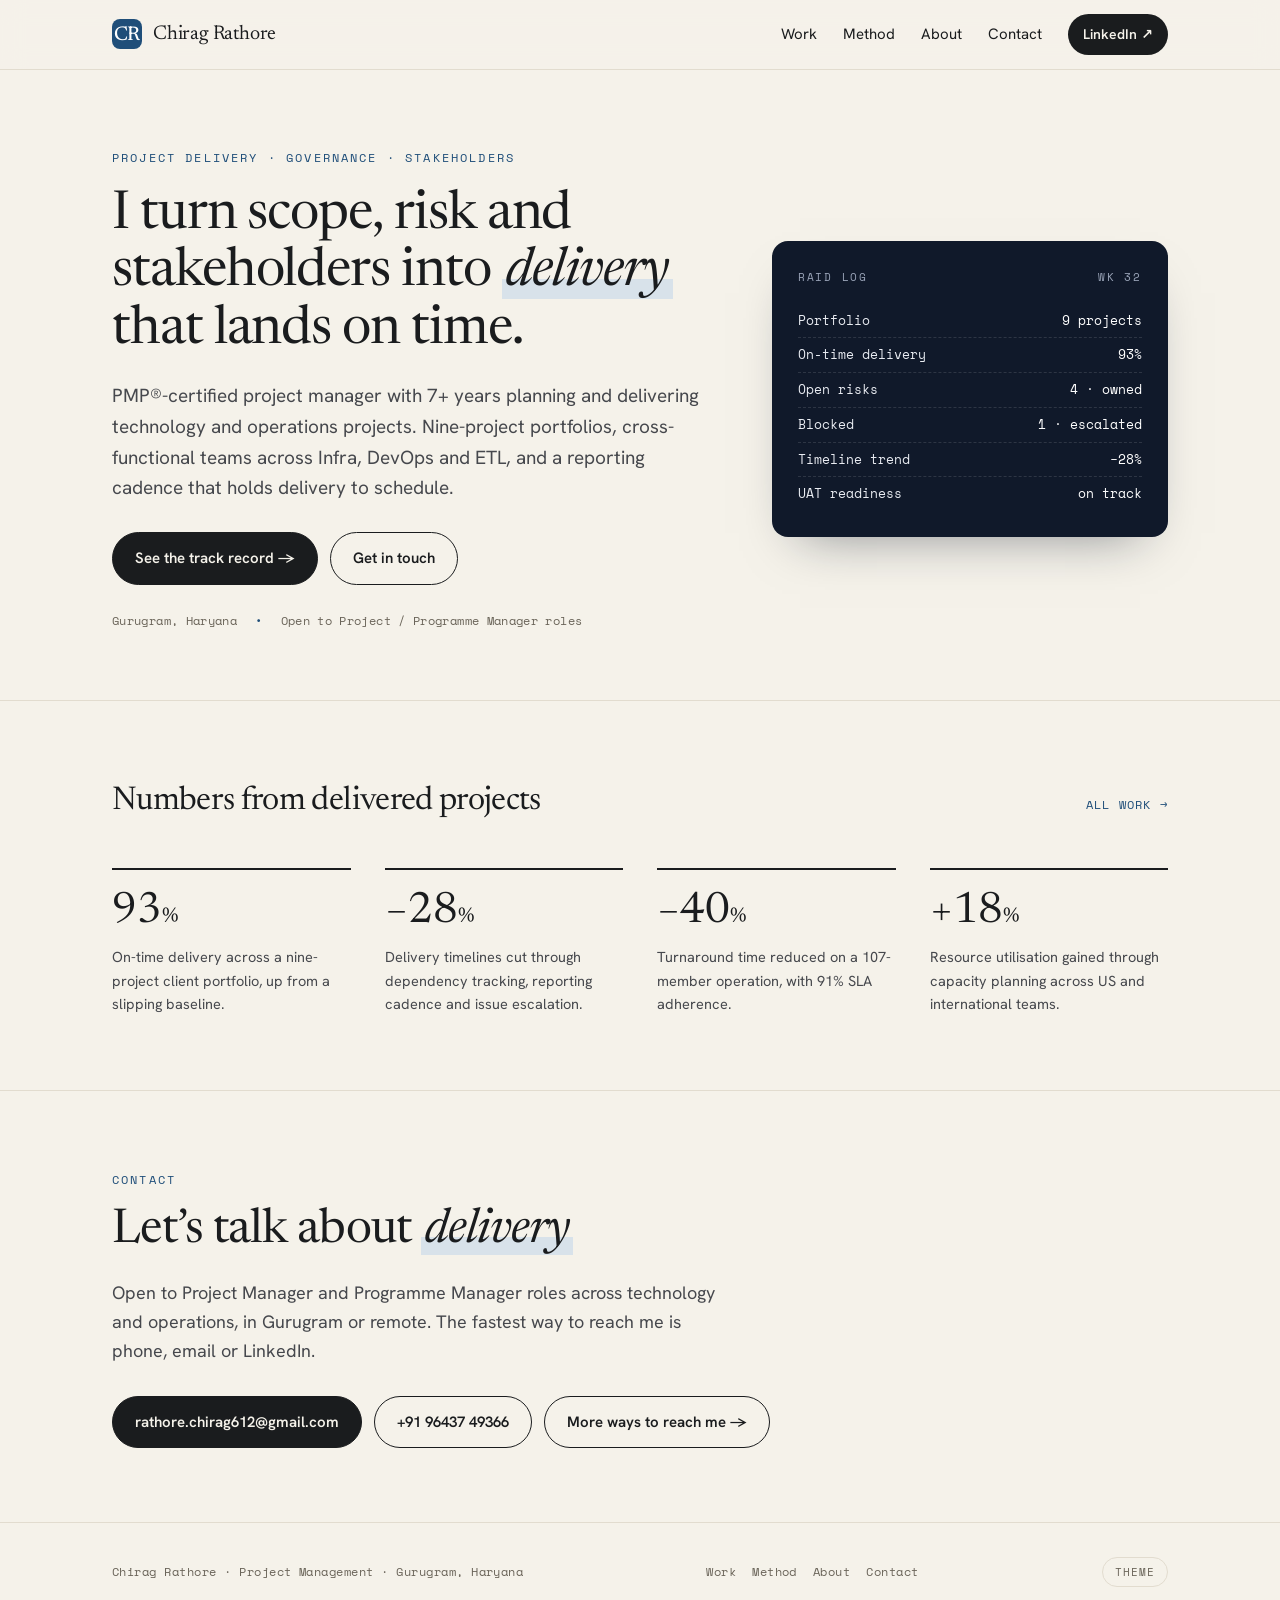
<file: index.html>
<!doctype html>
<html lang="en">
<head>
<meta charset="utf-8">
<meta name="viewport" content="width=device-width, initial-scale=1">
<title>Chirag Rathore &middot; Project Manager</title>
<meta name="description" content="PMP-certified project manager with 7+ years delivering technology and operations projects, with a nine-project portfolio held to 93% on-time delivery.">
<meta property="og:title" content="Chirag Rathore, Project Manager">
<meta property="og:description" content="PMP-certified project manager. Nine-project client portfolio held to 93% on-time delivery, timelines cut 28%.">
<meta property="og:type" content="website">
<meta name="theme-color" content="#f5f2ea" media="(prefers-color-scheme: light)">
<meta name="theme-color" content="#12161d" media="(prefers-color-scheme: dark)">
<link rel="preconnect" href="https://fonts.googleapis.com">
<link rel="preconnect" href="https://fonts.gstatic.com" crossorigin>
<link rel="stylesheet" href="https://fonts.googleapis.com/css2?family=Newsreader:ital,opsz,wght@0,6..72,400;0,6..72,500;1,6..72,400;1,6..72,500&family=Hanken+Grotesk:wght@400;500;600;700&family=Space+Mono:wght@400;700&display=swap">
<link rel="stylesheet" href="assets/styles.css">
<script>try{var t=localStorage.getItem('cr-theme');if(t){document.documentElement.setAttribute('data-theme',t);}}catch(e){}</script>
</head>
<body>

<div class="nav">
  <div class="wrap nav-inner">
    <a class="wordmark" href="index.html">
      <span class="monogram">CR</span>
      <span>Chirag Rathore</span>
    </a>
    <button class="nav-toggle" aria-label="Menu" aria-expanded="false" type="button">Menu</button>
    <div class="nav-links">
      <a href="work.html">Work</a>
      <a href="method.html">Method</a>
      <a href="about.html">About</a>
      <a href="contact.html">Contact</a>
      <a class="cta" href="https://www.linkedin.com/in/chirag-rathore-pmp%C2%AE-a16289140/" target="_blank" rel="noopener noreferrer">LinkedIn &#8599;</a>
    </div>
  </div>
</div>

<main>
  <header class="hero">
    <div class="wrap hero-grid">
      <div class="reveal in">
        <div class="mono-label">Project Delivery &middot; Governance &middot; Stakeholders</div>
        <h1 style="margin-top:20px">I turn scope, risk and stakeholders into <span class="em">delivery</span> that lands on time.</h1>
        <p class="lead">PMP&reg;-certified project manager with 7+ years planning and delivering technology and operations projects. Nine-project portfolios, cross-functional teams across Infra, DevOps and ETL, and a reporting cadence that holds delivery to schedule.</p>
        <div class="hero-actions">
          <a class="btn btn-solid" href="work.html">See the track record &rarr;</a>
          <a class="btn btn-ghost" href="contact.html">Get in touch</a>
        </div>
        <div class="hero-meta">
          <span>Gurugram, Haryana</span>
          <span class="dot">&bull;</span>
          <span>Open to Project / Programme Manager roles</span>
        </div>
      </div>
      <div class="hero-card reveal in" aria-hidden="true">
        <div class="hc-head"><span>RAID log</span><span>wk 32</span></div>
        <div class="hc-row"><span>Portfolio</span><b>9 projects</b></div>
        <div class="hc-row"><span>On-time delivery</span><b class="hc-tag">93%</b></div>
        <div class="hc-row"><span>Open risks</span><b>4 &middot; owned</b></div>
        <div class="hc-row"><span>Blocked</span><b>1 &middot; escalated</b></div>
        <div class="hc-row"><span>Timeline trend</span><b class="hc-tag">&minus;28%</b></div>
        <div class="hc-row"><span>UAT readiness</span><b>on track</b></div>
      </div>
    </div>
  </header>

  <section class="section">
    <div class="wrap">
      <div class="sec-head reveal">
        <div>
          <h2>Numbers from delivered projects</h2>
        </div>
        <a class="headlink" href="work.html">All work &rarr;</a>
      </div>
      <div class="stats reveal">
        <div class="stat">
          <div class="num">93<small>%</small></div>
          <p>On-time delivery across a nine-project client portfolio, up from a slipping baseline.</p>
        </div>
        <div class="stat">
          <div class="num">&minus;28<small>%</small></div>
          <p>Delivery timelines cut through dependency tracking, reporting cadence and issue escalation.</p>
        </div>
        <div class="stat">
          <div class="num">&minus;40<small>%</small></div>
          <p>Turnaround time reduced on a 107-member operation, with 91% SLA adherence.</p>
        </div>
        <div class="stat">
          <div class="num">+18<small>%</small></div>
          <p>Resource utilisation gained through capacity planning across US and international teams.</p>
        </div>
      </div>
    </div>
  </section>

  <section class="section contact">
    <div class="wrap reveal">
      <span class="mono-label">Contact</span>
      <h2 style="margin-top:14px">Let&rsquo;s talk about <span class="em">delivery</span></h2>
      <p>Open to Project Manager and Programme Manager roles across technology and operations, in Gurugram or remote. The fastest way to reach me is phone, email or LinkedIn.</p>
      <div class="contact-links">
        <a class="btn btn-solid" href="mailto:rathore.chirag612@gmail.com">rathore.chirag612@gmail.com</a>
        <a class="btn btn-ghost" href="tel:+919643749366">+91 96437 49366</a>
        <a class="btn btn-ghost" href="contact.html">More ways to reach me &rarr;</a>
      </div>
    </div>
  </section>
</main>

<footer>
  <div class="wrap foot-inner">
    <span>Chirag Rathore &middot; Project Management &middot; Gurugram, Haryana</span>
    <nav>
      <a href="work.html">Work</a>
      <a href="method.html">Method</a>
      <a href="about.html">About</a>
      <a href="contact.html">Contact</a>
    </nav>
    <button class="theme-toggle" type="button">Theme</button>
  </div>
</footer>

<script src="assets/site.js"></script>
</body>
</html>
</file>
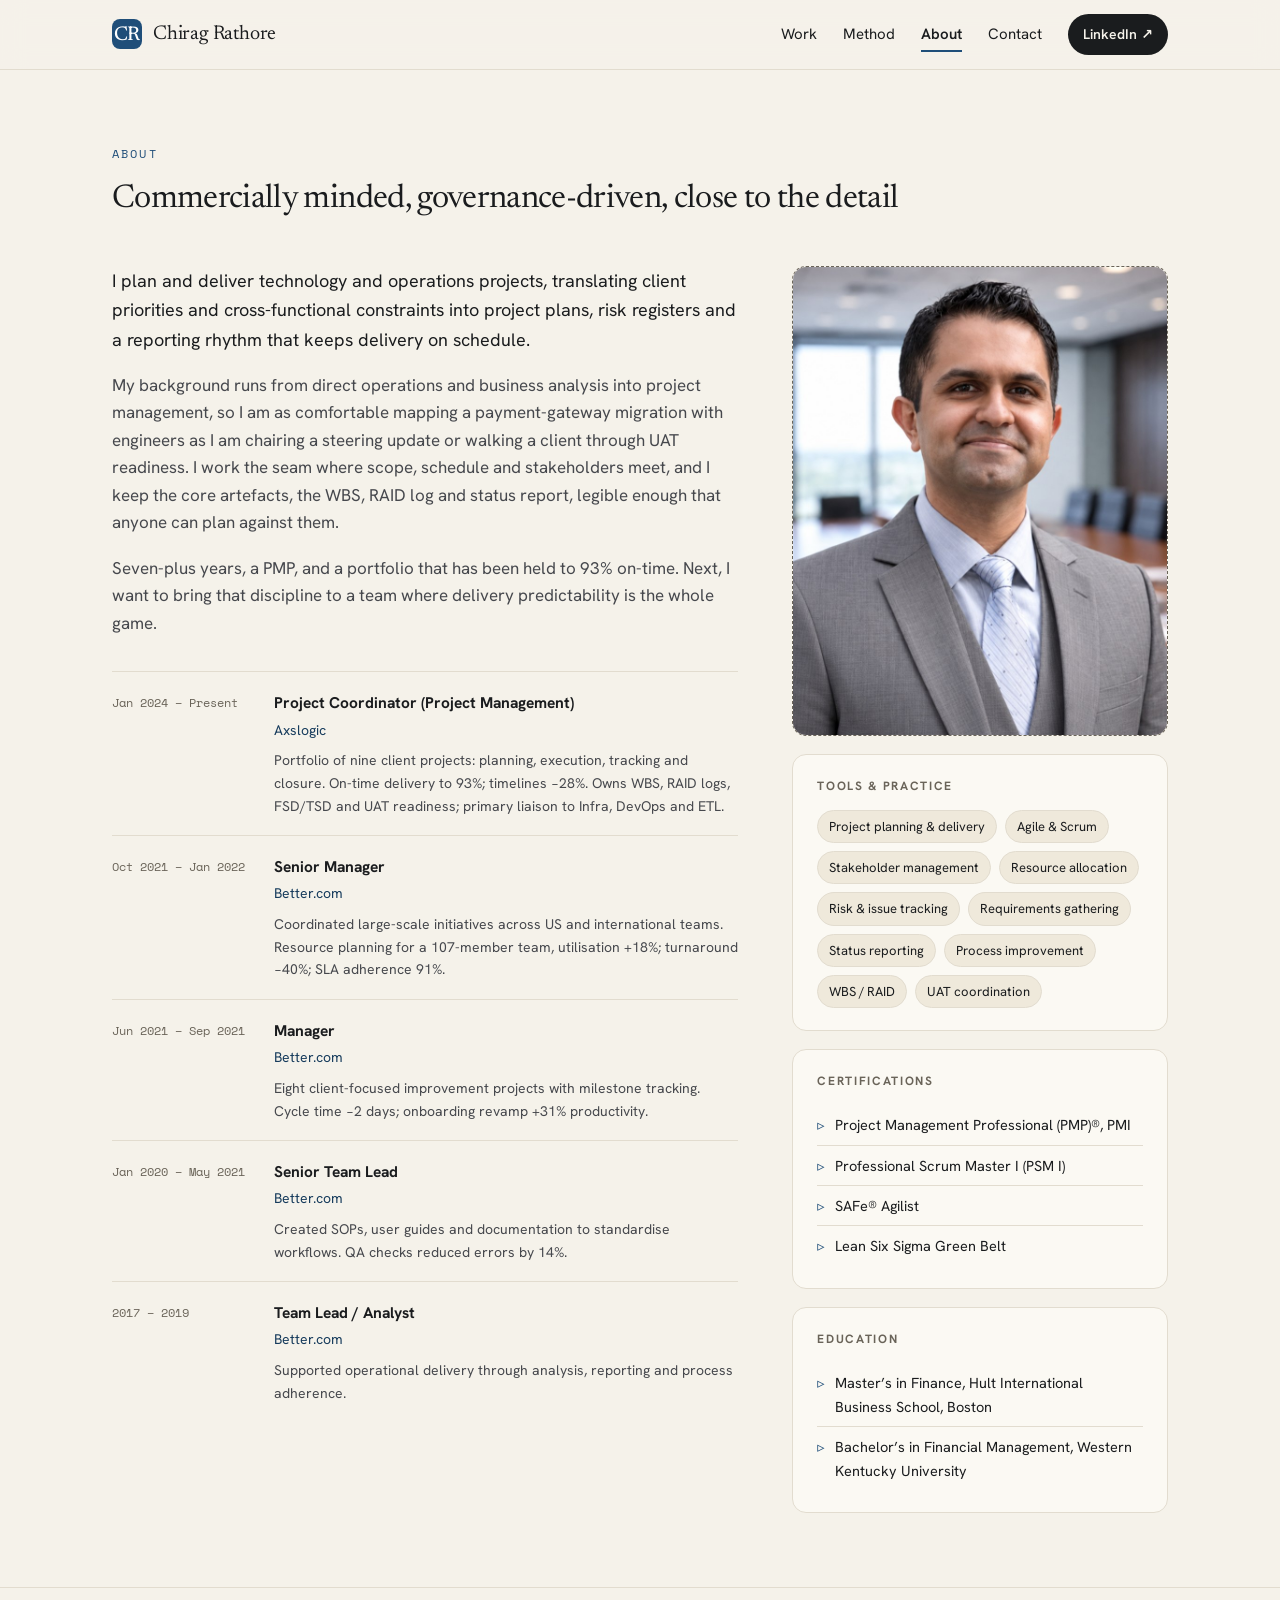
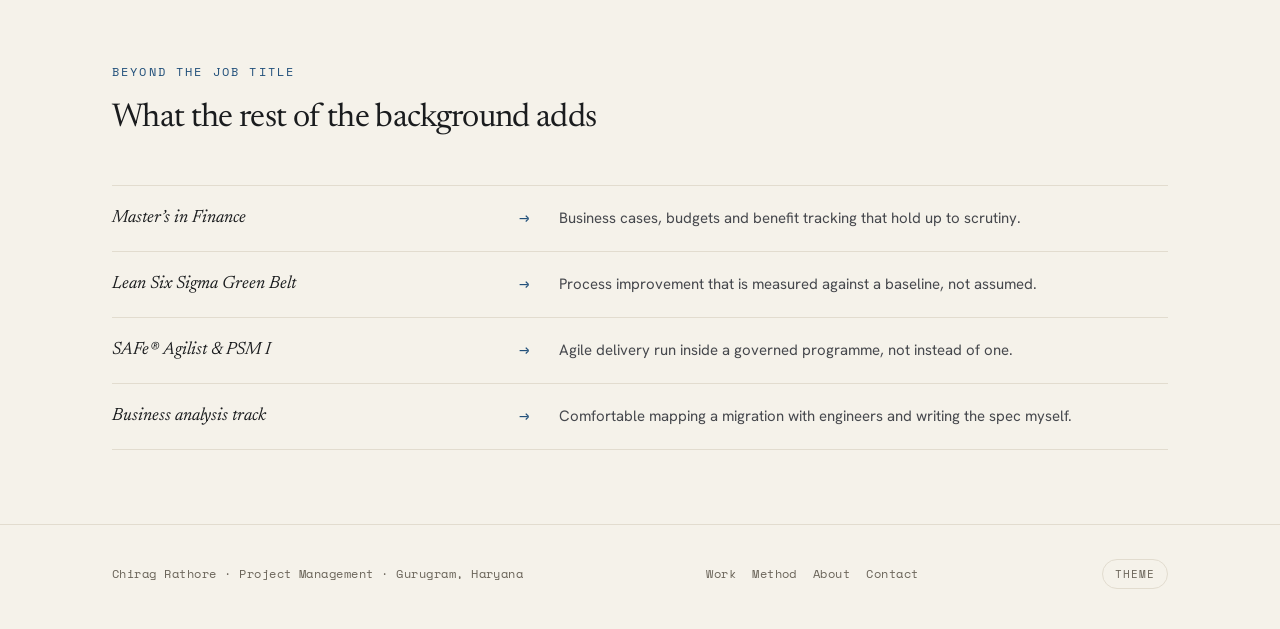
<file: about.html>
<!doctype html>
<html lang="en">
<head>
<meta charset="utf-8">
<meta name="viewport" content="width=device-width, initial-scale=1">
<title>About &middot; Chirag Rathore</title>
<meta name="description" content="Chirag Rathore is a PMP-certified project manager in Gurugram with a background running from operations and business analysis into technology and operations delivery.">
<meta name="theme-color" content="#f5f2ea" media="(prefers-color-scheme: light)">
<meta name="theme-color" content="#12161d" media="(prefers-color-scheme: dark)">
<link rel="preconnect" href="https://fonts.googleapis.com">
<link rel="preconnect" href="https://fonts.gstatic.com" crossorigin>
<link rel="stylesheet" href="https://fonts.googleapis.com/css2?family=Newsreader:ital,opsz,wght@0,6..72,400;0,6..72,500;1,6..72,400;1,6..72,500&family=Hanken+Grotesk:wght@400;500;600;700&family=Space+Mono:wght@400;700&display=swap">
<link rel="stylesheet" href="assets/styles.css">
<script>try{var t=localStorage.getItem('cr-theme');if(t){document.documentElement.setAttribute('data-theme',t);}}catch(e){}</script>
</head>
<body>

<div class="nav">
  <div class="wrap nav-inner">
    <a class="wordmark" href="index.html">
      <span class="monogram">CR</span>
      <span>Chirag Rathore</span>
    </a>
    <button class="nav-toggle" aria-label="Menu" aria-expanded="false" type="button">Menu</button>
    <div class="nav-links">
      <a href="work.html">Work</a>
      <a href="method.html">Method</a>
      <a href="about.html" class="active">About</a>
      <a href="contact.html">Contact</a>
      <a class="cta" href="https://www.linkedin.com/in/chirag-rathore-pmp%C2%AE-a16289140/" target="_blank" rel="noopener noreferrer">LinkedIn &#8599;</a>
    </div>
  </div>
</div>

<main>
  <section class="section">
    <div class="wrap">
      <div class="sec-head reveal">
        <div>
          <span class="mono-label">About</span>
          <h2>Commercially minded, governance-driven, close to the detail</h2>
        </div>
      </div>
      <div class="about-grid">
        <div class="about-copy reveal">
          <p>I plan and deliver technology and operations projects, translating client priorities and cross-functional constraints into project plans, risk registers and a reporting rhythm that keeps delivery on schedule.</p>
          <p>My background runs from direct operations and business analysis into project management, so I am as comfortable mapping a payment-gateway migration with engineers as I am chairing a steering update or walking a client through UAT readiness. I work the seam where scope, schedule and stakeholders meet, and I keep the core artefacts, the WBS, RAID log and status report, legible enough that anyone can plan against them.</p>
          <p>Seven-plus years, a PMP, and a portfolio that has been held to 93% on-time. Next, I want to bring that discipline to a team where delivery predictability is the whole game.</p>

          <div class="timeline">
            <div class="job">
              <div class="when">Jan 2024 &ndash; Present</div>
              <div>
                <h4>Project Coordinator (Project Management)</h4>
                <div class="org">Axslogic</div>
                <p>Portfolio of nine client projects: planning, execution, tracking and closure. On-time delivery to 93%; timelines &minus;28%. Owns WBS, RAID logs, FSD/TSD and UAT readiness; primary liaison to Infra, DevOps and ETL.</p>
              </div>
            </div>
            <div class="job">
              <div class="when">Oct 2021 &ndash; Jan 2022</div>
              <div>
                <h4>Senior Manager</h4>
                <div class="org">Better.com</div>
                <p>Coordinated large-scale initiatives across US and international teams. Resource planning for a 107-member team, utilisation +18%; turnaround &minus;40%; SLA adherence 91%.</p>
              </div>
            </div>
            <div class="job">
              <div class="when">Jun 2021 &ndash; Sep 2021</div>
              <div>
                <h4>Manager</h4>
                <div class="org">Better.com</div>
                <p>Eight client-focused improvement projects with milestone tracking. Cycle time &minus;2 days; onboarding revamp +31% productivity.</p>
              </div>
            </div>
            <div class="job">
              <div class="when">Jan 2020 &ndash; May 2021</div>
              <div>
                <h4>Senior Team Lead</h4>
                <div class="org">Better.com</div>
                <p>Created SOPs, user guides and documentation to standardise workflows. QA checks reduced errors by 14%.</p>
              </div>
            </div>
            <div class="job">
              <div class="when">2017 &ndash; 2019</div>
              <div>
                <h4>Team Lead / Analyst</h4>
                <div class="org">Better.com</div>
                <p>Supported operational delivery through analysis, reporting and process adherence.</p>
              </div>
            </div>
          </div>
        </div>

        <div class="reveal">
          <div class="portrait">
            <img id="headshot" src="assets/headshot.jpg" alt="Chirag Rathore" width="800" height="1000">
          </div>
          <div class="panel">
            <h3>Tools &amp; practice</h3>
            <div class="chips">
              <span class="chip">Project planning &amp; delivery</span>
              <span class="chip">Agile &amp; Scrum</span>
              <span class="chip">Stakeholder management</span>
              <span class="chip">Resource allocation</span>
              <span class="chip">Risk &amp; issue tracking</span>
              <span class="chip">Requirements gathering</span>
              <span class="chip">Status reporting</span>
              <span class="chip">Process improvement</span>
              <span class="chip">WBS / RAID</span>
              <span class="chip">UAT coordination</span>
            </div>
          </div>
          <div class="panel">
            <h3>Certifications</h3>
            <ul class="cert-list">
              <li>Project Management Professional (PMP)&reg;, PMI</li>
              <li>Professional Scrum Master I (PSM I)</li>
              <li>SAFe&reg; Agilist</li>
              <li>Lean Six Sigma Green Belt</li>
            </ul>
          </div>
          <div class="panel">
            <h3>Education</h3>
            <ul class="cert-list">
              <li>Master&rsquo;s in Finance, Hult International Business School, Boston</li>
              <li>Bachelor&rsquo;s in Financial Management, Western Kentucky University</li>
            </ul>
          </div>
        </div>
      </div>
    </div>
  </section>

  <section class="section transfer">
    <div class="wrap">
      <div class="sec-head reveal">
        <div>
          <span class="mono-label">Beyond the job title</span>
          <h2>What the rest of the background adds</h2>
        </div>
      </div>
      <div class="transfer reveal">
        <div class="row">
          <div class="from">Master&rsquo;s in Finance</div>
          <div class="arrow">&rarr;</div>
          <div class="to">Business cases, budgets and benefit tracking that hold up to scrutiny.</div>
        </div>
        <div class="row">
          <div class="from">Lean Six Sigma Green Belt</div>
          <div class="arrow">&rarr;</div>
          <div class="to">Process improvement that is measured against a baseline, not assumed.</div>
        </div>
        <div class="row">
          <div class="from">SAFe&reg; Agilist &amp; PSM I</div>
          <div class="arrow">&rarr;</div>
          <div class="to">Agile delivery run inside a governed programme, not instead of one.</div>
        </div>
        <div class="row">
          <div class="from">Business analysis track</div>
          <div class="arrow">&rarr;</div>
          <div class="to">Comfortable mapping a migration with engineers and writing the spec myself.</div>
        </div>
      </div>
    </div>
  </section>
</main>

<footer>
  <div class="wrap foot-inner">
    <span>Chirag Rathore &middot; Project Management &middot; Gurugram, Haryana</span>
    <nav>
      <a href="work.html">Work</a>
      <a href="method.html">Method</a>
      <a href="about.html">About</a>
      <a href="contact.html">Contact</a>
    </nav>
    <button class="theme-toggle" type="button">Theme</button>
  </div>
</footer>

<script src="assets/site.js"></script>
</body>
</html>
</file>
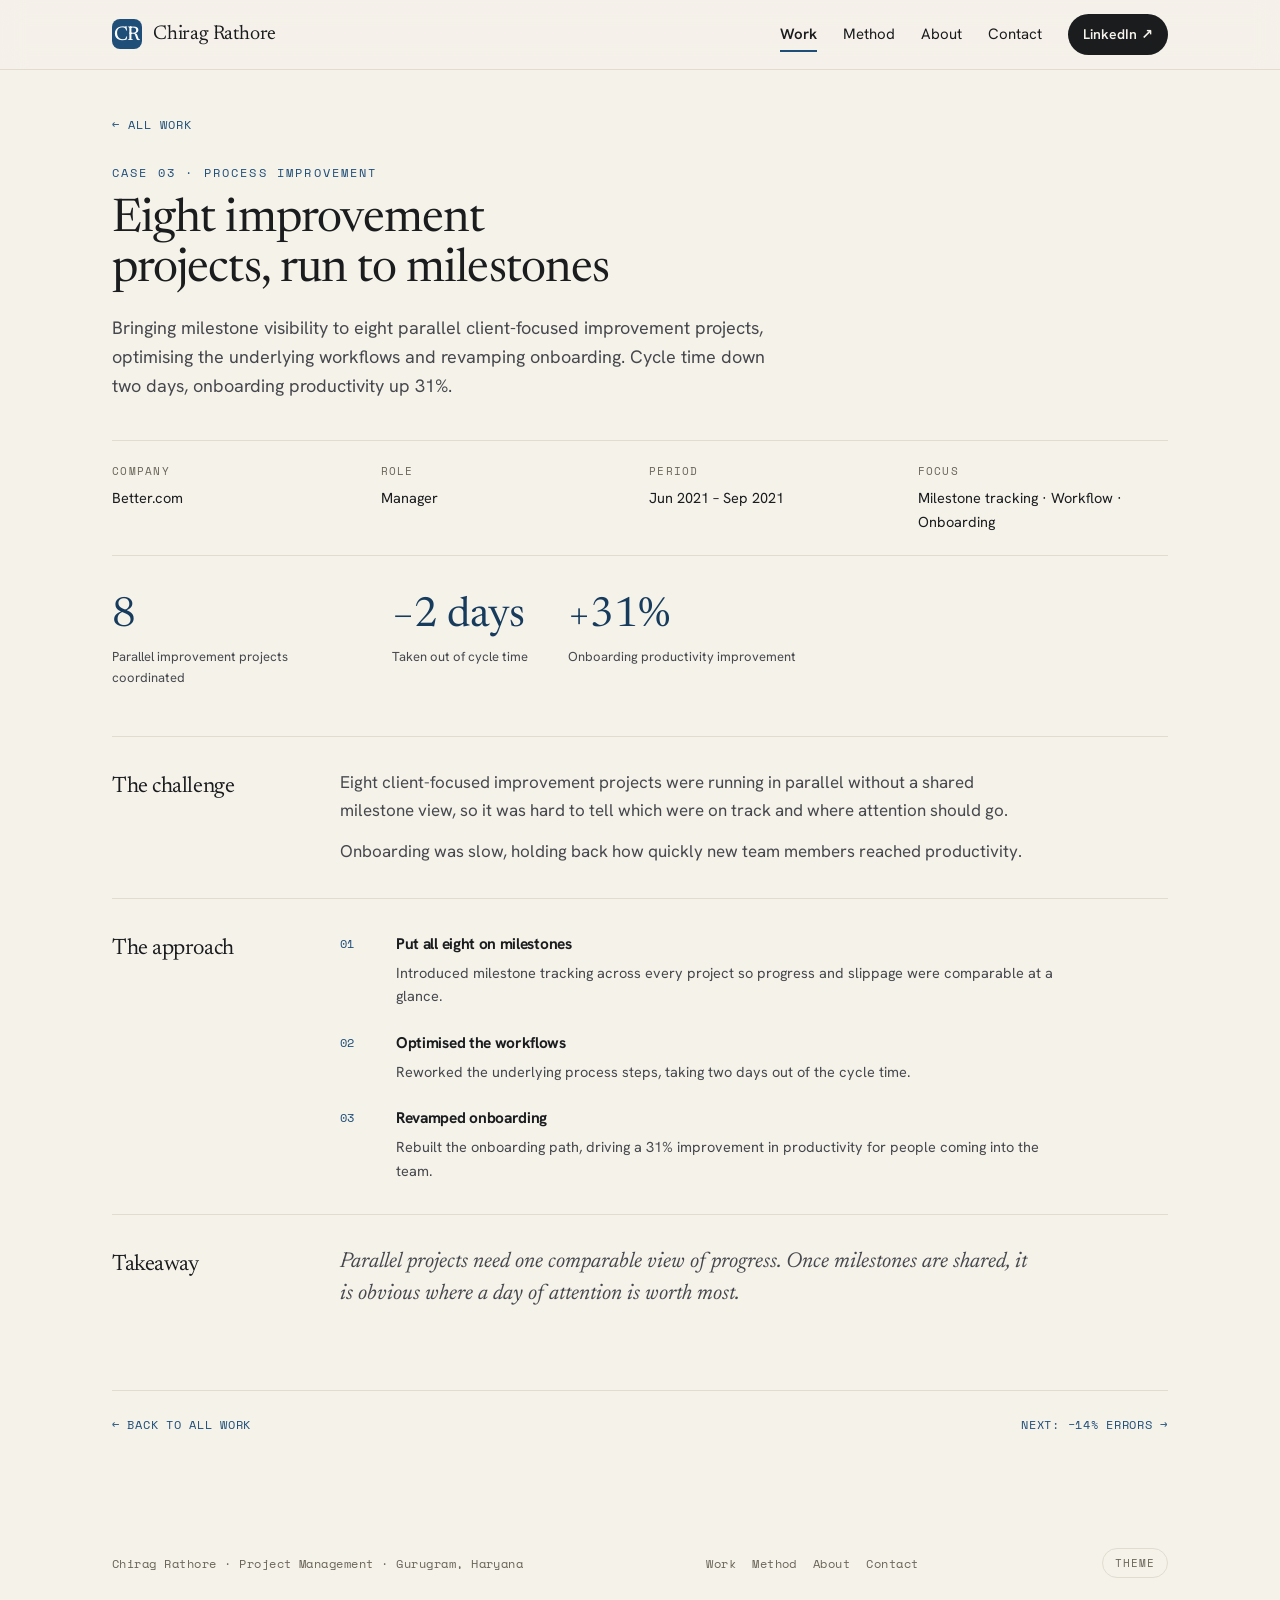
<file: case-eight-improvement-projects.html>
<!doctype html>
<html lang="en">
<head>
<meta charset="utf-8">
<meta name="viewport" content="width=device-width, initial-scale=1">
<title>Eight improvement projects, run to milestones &middot; Chirag Rathore</title>
<meta name="description" content="Case study: bringing milestone visibility to eight parallel improvement projects, optimising workflows and revamping onboarding, with cycle time down two days.">
<meta name="theme-color" content="#f5f2ea" media="(prefers-color-scheme: light)">
<meta name="theme-color" content="#12161d" media="(prefers-color-scheme: dark)">
<link rel="preconnect" href="https://fonts.googleapis.com">
<link rel="preconnect" href="https://fonts.gstatic.com" crossorigin>
<link rel="stylesheet" href="https://fonts.googleapis.com/css2?family=Newsreader:ital,opsz,wght@0,6..72,400;0,6..72,500;1,6..72,400;1,6..72,500&family=Hanken+Grotesk:wght@400;500;600;700&family=Space+Mono:wght@400;700&display=swap">
<link rel="stylesheet" href="assets/styles.css">
<script>try{var t=localStorage.getItem('cr-theme');if(t){document.documentElement.setAttribute('data-theme',t);}}catch(e){}</script>
</head>
<body>

<div class="nav">
  <div class="wrap nav-inner">
    <a class="wordmark" href="index.html">
      <span class="monogram">CR</span>
      <span>Chirag Rathore</span>
    </a>
    <button class="nav-toggle" aria-label="Menu" aria-expanded="false" type="button">Menu</button>
    <div class="nav-links">
      <a href="work.html" class="active">Work</a>
      <a href="method.html">Method</a>
      <a href="about.html">About</a>
      <a href="contact.html">Contact</a>
      <a class="cta" href="https://www.linkedin.com/in/chirag-rathore-pmp%C2%AE-a16289140/" target="_blank" rel="noopener noreferrer">LinkedIn &#8599;</a>
    </div>
  </div>
</div>

<main class="case-view wrap">
  <a class="backlink" href="work.html">&larr; All work</a>

  <div class="cv-head">
    <div class="mono-label">Case 03 &middot; Process Improvement</div>
    <h1>Eight improvement projects, run to milestones</h1>
    <p>Bringing milestone visibility to eight parallel client-focused improvement projects, optimising the underlying workflows and revamping onboarding. Cycle time down two days, onboarding productivity up 31%.</p>
  </div>

  <div class="cv-meta">
    <div><div class="k">Company</div><div class="v">Better.com</div></div>
    <div><div class="k">Role</div><div class="v">Manager</div></div>
    <div><div class="k">Period</div><div class="v">Jun 2021 &ndash; Sep 2021</div></div>
    <div><div class="k">Focus</div><div class="v">Milestone tracking &middot; Workflow &middot; Onboarding</div></div>
  </div>

  <div class="cv-metrics">
    <div class="m"><div class="mv">8</div><div class="ml">Parallel improvement projects coordinated</div></div>
    <div class="m"><div class="mv">&minus;2 days</div><div class="ml">Taken out of cycle time</div></div>
    <div class="m"><div class="mv">+31%</div><div class="ml">Onboarding productivity improvement</div></div>
  </div>

  <div class="cv-block">
    <h2>The challenge</h2>
    <div class="body">
      <p>Eight client-focused improvement projects were running in parallel without a shared milestone view, so it was hard to tell which were on track and where attention should go.</p>
      <p>Onboarding was slow, holding back how quickly new team members reached productivity.</p>
    </div>
  </div>

  <div class="cv-block">
    <h2>The approach</h2>
    <div class="steps">
      <div class="step"><div class="sn">01</div><div><h3>Put all eight on milestones</h3><p>Introduced milestone tracking across every project so progress and slippage were comparable at a glance.</p></div></div>
      <div class="step"><div class="sn">02</div><div><h3>Optimised the workflows</h3><p>Reworked the underlying process steps, taking two days out of the cycle time.</p></div></div>
      <div class="step"><div class="sn">03</div><div><h3>Revamped onboarding</h3><p>Rebuilt the onboarding path, driving a 31% improvement in productivity for people coming into the team.</p></div></div>
    </div>
  </div>

  <div class="cv-block">
    <h2>Takeaway</h2>
    <div class="body">
      <p class="takeaway">Parallel projects need one comparable view of progress. Once milestones are shared, it is obvious where a day of attention is worth most.</p>
    </div>
  </div>

  <div class="cv-foot">
    <a href="work.html">&larr; Back to all work</a>
    <a href="case-sops-and-qa.html">Next: &minus;14% errors &rarr;</a>
  </div>
</main>

<footer>
  <div class="wrap foot-inner">
    <span>Chirag Rathore &middot; Project Management &middot; Gurugram, Haryana</span>
    <nav>
      <a href="work.html">Work</a>
      <a href="method.html">Method</a>
      <a href="about.html">About</a>
      <a href="contact.html">Contact</a>
    </nav>
    <button class="theme-toggle" type="button">Theme</button>
  </div>
</footer>

<script src="assets/site.js"></script>
</body>
</html>
</file>
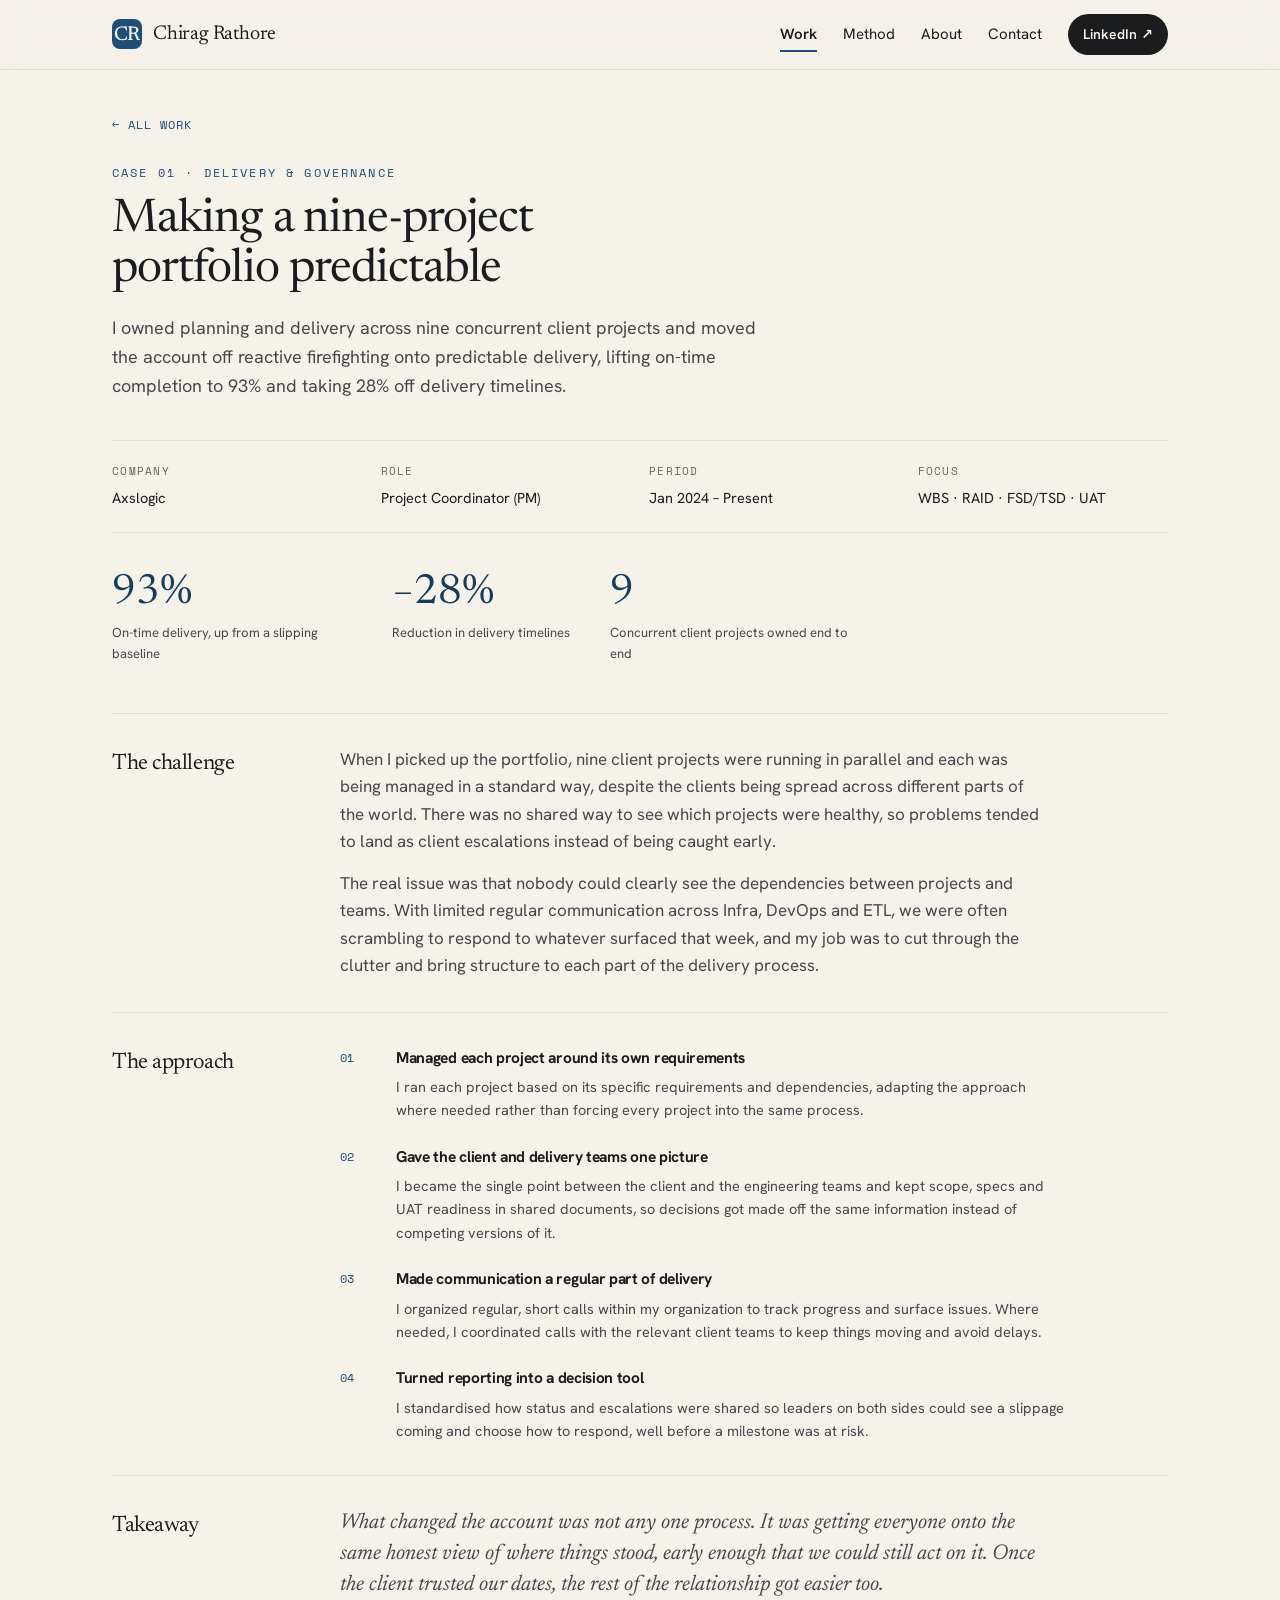
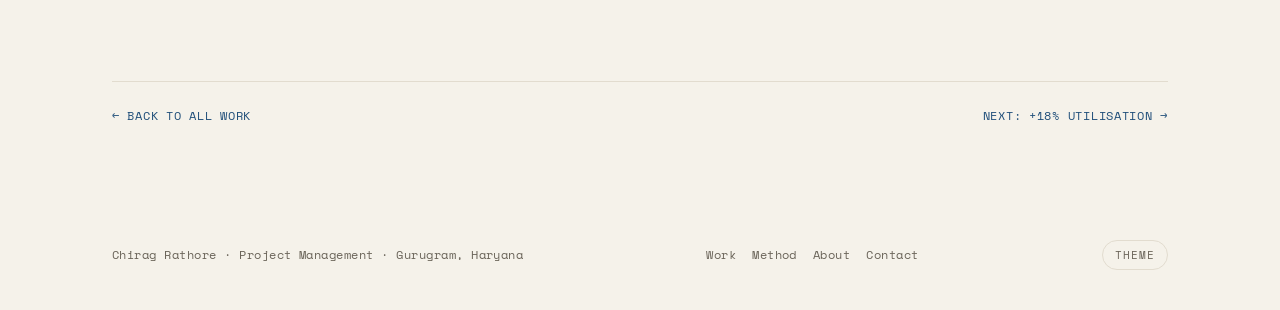
<file: case-nine-project-portfolio.html>
<!doctype html>
<html lang="en">
<head>
<meta charset="utf-8">
<meta name="viewport" content="width=device-width, initial-scale=1">
<title>Making a nine-project portfolio predictable &middot; Chirag Rathore</title>
<meta name="description" content="Case study: owning planning and delivery across nine concurrent client projects at Axslogic, lifting on-time completion to 93% and cutting timelines 28%.">
<meta name="theme-color" content="#f5f2ea" media="(prefers-color-scheme: light)">
<meta name="theme-color" content="#12161d" media="(prefers-color-scheme: dark)">
<link rel="preconnect" href="https://fonts.googleapis.com">
<link rel="preconnect" href="https://fonts.gstatic.com" crossorigin>
<link rel="stylesheet" href="https://fonts.googleapis.com/css2?family=Newsreader:ital,opsz,wght@0,6..72,400;0,6..72,500;1,6..72,400;1,6..72,500&family=Hanken+Grotesk:wght@400;500;600;700&family=Space+Mono:wght@400;700&display=swap">
<link rel="stylesheet" href="assets/styles.css">
<script>try{var t=localStorage.getItem('cr-theme');if(t){document.documentElement.setAttribute('data-theme',t);}}catch(e){}</script>
</head>
<body>

<div class="nav">
  <div class="wrap nav-inner">
    <a class="wordmark" href="index.html">
      <span class="monogram">CR</span>
      <span>Chirag Rathore</span>
    </a>
    <button class="nav-toggle" aria-label="Menu" aria-expanded="false" type="button">Menu</button>
    <div class="nav-links">
      <a href="work.html" class="active">Work</a>
      <a href="method.html">Method</a>
      <a href="about.html">About</a>
      <a href="contact.html">Contact</a>
      <a class="cta" href="https://www.linkedin.com/in/chirag-rathore-pmp%C2%AE-a16289140/" target="_blank" rel="noopener noreferrer">LinkedIn &#8599;</a>
    </div>
  </div>
</div>

<main class="case-view wrap">
  <a class="backlink" href="work.html">&larr; All work</a>

  <div class="cv-head">
    <div class="mono-label">Case 01 &middot; Delivery &amp; Governance</div>
    <h1>Making a nine-project portfolio predictable</h1>
    <p>I owned planning and delivery across nine concurrent client projects and moved the account off reactive firefighting onto predictable delivery, lifting on-time completion to 93% and taking 28% off delivery timelines.</p>
  </div>

  <div class="cv-meta">
    <div><div class="k">Company</div><div class="v">Axslogic</div></div>
    <div><div class="k">Role</div><div class="v">Project Coordinator (PM)</div></div>
    <div><div class="k">Period</div><div class="v">Jan 2024 &ndash; Present</div></div>
    <div><div class="k">Focus</div><div class="v">WBS &middot; RAID &middot; FSD/TSD &middot; UAT</div></div>
  </div>

  <div class="cv-metrics">
    <div class="m"><div class="mv">93%</div><div class="ml">On-time delivery, up from a slipping baseline</div></div>
    <div class="m"><div class="mv">&minus;28%</div><div class="ml">Reduction in delivery timelines</div></div>
    <div class="m"><div class="mv">9</div><div class="ml">Concurrent client projects owned end to end</div></div>
  </div>

  <div class="cv-block">
    <h2>The challenge</h2>
    <div class="body">
      <p>When I picked up the portfolio, nine client projects were running in parallel and each was being managed in a standard way, despite the clients being spread across different parts of the world. There was no shared way to see which projects were healthy, so problems tended to land as client escalations instead of being caught early.</p>
      <p>The real issue was that nobody could clearly see the dependencies between projects and teams. With limited regular communication across Infra, DevOps and ETL, we were often scrambling to respond to whatever surfaced that week, and my job was to cut through the clutter and bring structure to each part of the delivery process.</p>
    </div>
  </div>

  <div class="cv-block">
    <h2>The approach</h2>
    <div class="steps">
      <div class="step"><div class="sn">01</div><div><h3>Managed each project around its own requirements</h3><p>I ran each project based on its specific requirements and dependencies, adapting the approach where needed rather than forcing every project into the same process.</p></div></div>
      <div class="step"><div class="sn">02</div><div><h3>Gave the client and delivery teams one picture</h3><p>I became the single point between the client and the engineering teams and kept scope, specs and UAT readiness in shared documents, so decisions got made off the same information instead of competing versions of it.</p></div></div>
      <div class="step"><div class="sn">03</div><div><h3>Made communication a regular part of delivery</h3><p>I organized regular, short calls within my organization to track progress and surface issues. Where needed, I coordinated calls with the relevant client teams to keep things moving and avoid delays.</p></div></div>
      <div class="step"><div class="sn">04</div><div><h3>Turned reporting into a decision tool</h3><p>I standardised how status and escalations were shared so leaders on both sides could see a slippage coming and choose how to respond, well before a milestone was at risk.</p></div></div>
    </div>
  </div>

  <div class="cv-block">
    <h2>Takeaway</h2>
    <div class="body">
      <p class="takeaway">What changed the account was not any one process. It was getting everyone onto the same honest view of where things stood, early enough that we could still act on it. Once the client trusted our dates, the rest of the relationship got easier too.</p>
    </div>
  </div>

  <div class="cv-foot">
    <a href="work.html">&larr; Back to all work</a>
    <a href="case-resource-planning-107.html">Next: +18% utilisation &rarr;</a>
  </div>
</main>

<footer>
  <div class="wrap foot-inner">
    <span>Chirag Rathore &middot; Project Management &middot; Gurugram, Haryana</span>
    <nav>
      <a href="work.html">Work</a>
      <a href="method.html">Method</a>
      <a href="about.html">About</a>
      <a href="contact.html">Contact</a>
    </nav>
    <button class="theme-toggle" type="button">Theme</button>
  </div>
</footer>

<script src="assets/site.js"></script>
</body>
</html>
</file>
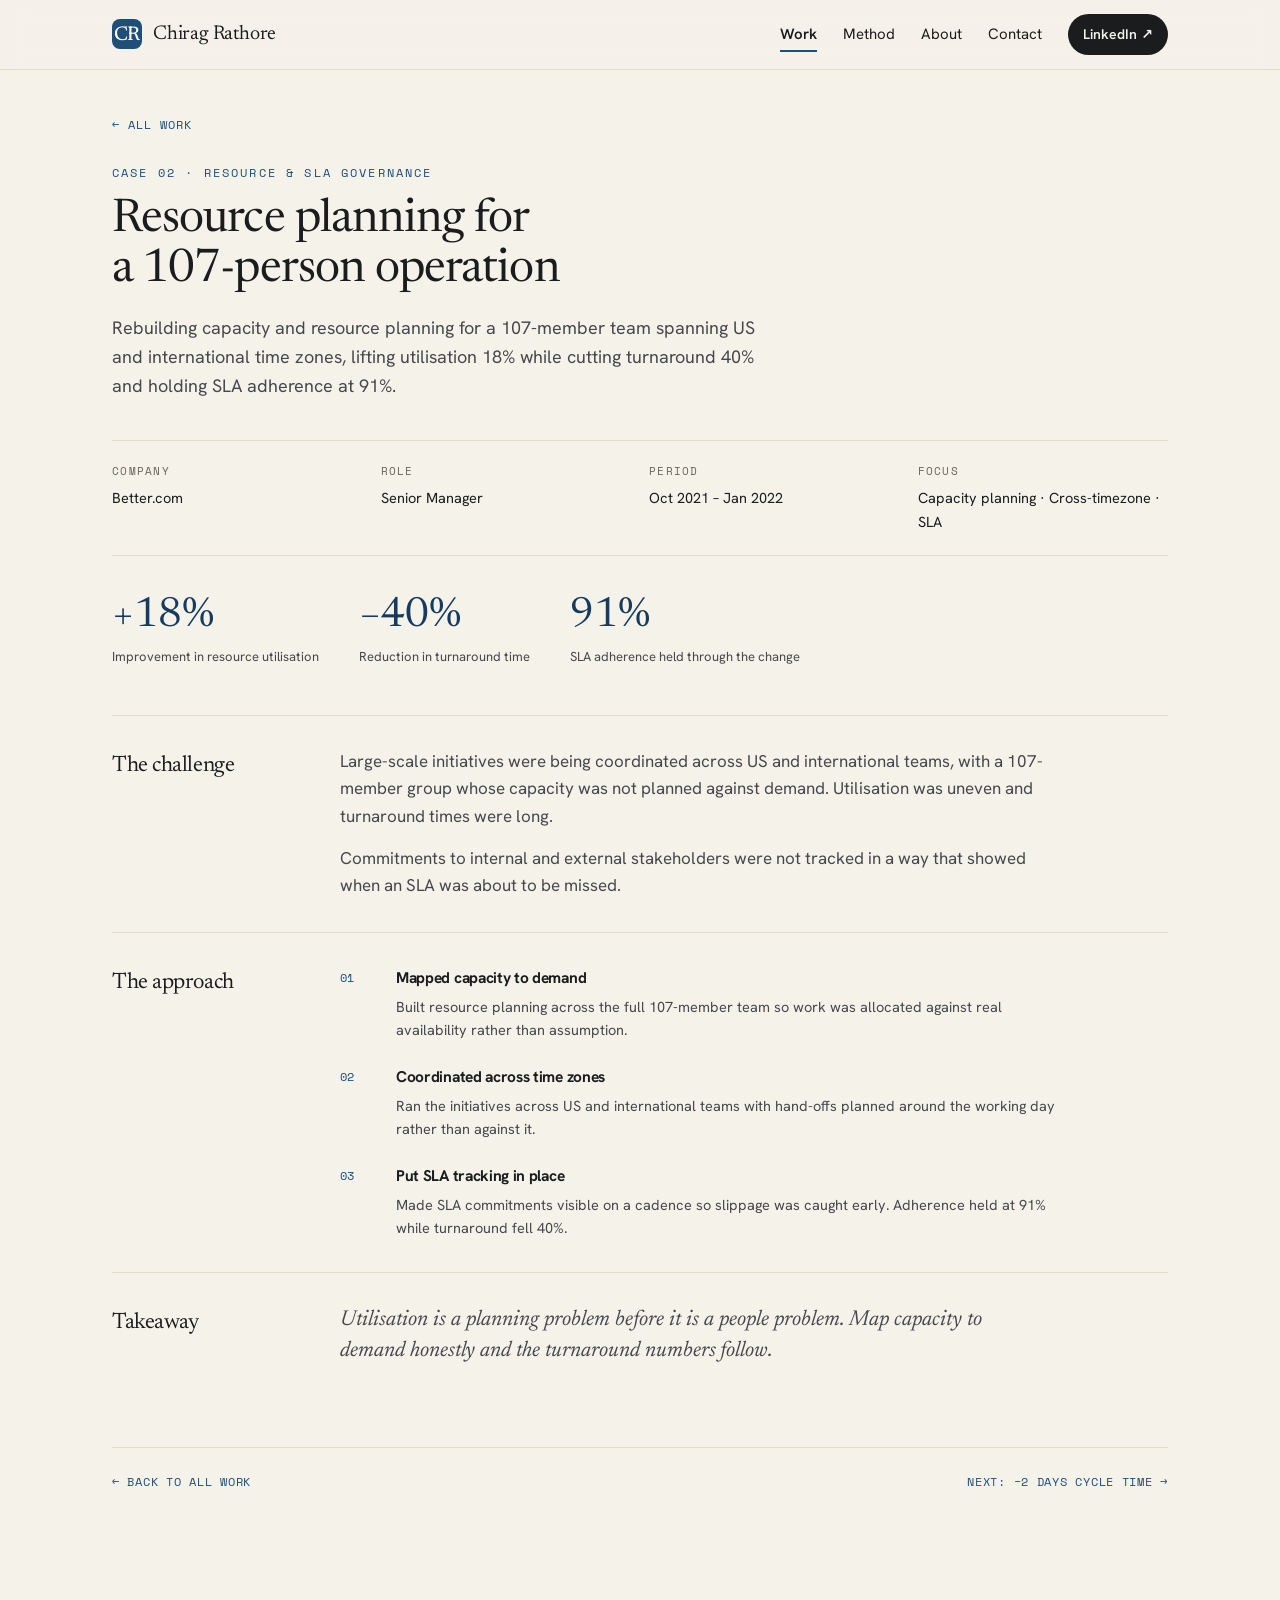
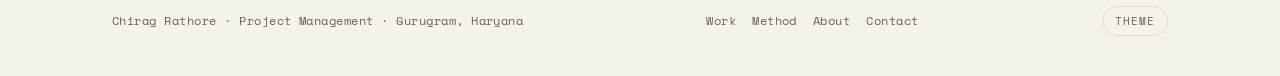
<file: case-resource-planning-107.html>
<!doctype html>
<html lang="en">
<head>
<meta charset="utf-8">
<meta name="viewport" content="width=device-width, initial-scale=1">
<title>Resource planning for a 107-person operation &middot; Chirag Rathore</title>
<meta name="description" content="Case study: rebuilding capacity and resource planning for a 107-member team across US and international time zones, with utilisation up 18% and turnaround down 40%.">
<meta name="theme-color" content="#f5f2ea" media="(prefers-color-scheme: light)">
<meta name="theme-color" content="#12161d" media="(prefers-color-scheme: dark)">
<link rel="preconnect" href="https://fonts.googleapis.com">
<link rel="preconnect" href="https://fonts.gstatic.com" crossorigin>
<link rel="stylesheet" href="https://fonts.googleapis.com/css2?family=Newsreader:ital,opsz,wght@0,6..72,400;0,6..72,500;1,6..72,400;1,6..72,500&family=Hanken+Grotesk:wght@400;500;600;700&family=Space+Mono:wght@400;700&display=swap">
<link rel="stylesheet" href="assets/styles.css">
<script>try{var t=localStorage.getItem('cr-theme');if(t){document.documentElement.setAttribute('data-theme',t);}}catch(e){}</script>
</head>
<body>

<div class="nav">
  <div class="wrap nav-inner">
    <a class="wordmark" href="index.html">
      <span class="monogram">CR</span>
      <span>Chirag Rathore</span>
    </a>
    <button class="nav-toggle" aria-label="Menu" aria-expanded="false" type="button">Menu</button>
    <div class="nav-links">
      <a href="work.html" class="active">Work</a>
      <a href="method.html">Method</a>
      <a href="about.html">About</a>
      <a href="contact.html">Contact</a>
      <a class="cta" href="https://www.linkedin.com/in/chirag-rathore-pmp%C2%AE-a16289140/" target="_blank" rel="noopener noreferrer">LinkedIn &#8599;</a>
    </div>
  </div>
</div>

<main class="case-view wrap">
  <a class="backlink" href="work.html">&larr; All work</a>

  <div class="cv-head">
    <div class="mono-label">Case 02 &middot; Resource &amp; SLA Governance</div>
    <h1>Resource planning for a 107-person operation</h1>
    <p>Rebuilding capacity and resource planning for a 107-member team spanning US and international time zones, lifting utilisation 18% while cutting turnaround 40% and holding SLA adherence at 91%.</p>
  </div>

  <div class="cv-meta">
    <div><div class="k">Company</div><div class="v">Better.com</div></div>
    <div><div class="k">Role</div><div class="v">Senior Manager</div></div>
    <div><div class="k">Period</div><div class="v">Oct 2021 &ndash; Jan 2022</div></div>
    <div><div class="k">Focus</div><div class="v">Capacity planning &middot; Cross-timezone &middot; SLA</div></div>
  </div>

  <div class="cv-metrics">
    <div class="m"><div class="mv">+18%</div><div class="ml">Improvement in resource utilisation</div></div>
    <div class="m"><div class="mv">&minus;40%</div><div class="ml">Reduction in turnaround time</div></div>
    <div class="m"><div class="mv">91%</div><div class="ml">SLA adherence held through the change</div></div>
  </div>

  <div class="cv-block">
    <h2>The challenge</h2>
    <div class="body">
      <p>Large-scale initiatives were being coordinated across US and international teams, with a 107-member group whose capacity was not planned against demand. Utilisation was uneven and turnaround times were long.</p>
      <p>Commitments to internal and external stakeholders were not tracked in a way that showed when an SLA was about to be missed.</p>
    </div>
  </div>

  <div class="cv-block">
    <h2>The approach</h2>
    <div class="steps">
      <div class="step"><div class="sn">01</div><div><h3>Mapped capacity to demand</h3><p>Built resource planning across the full 107-member team so work was allocated against real availability rather than assumption.</p></div></div>
      <div class="step"><div class="sn">02</div><div><h3>Coordinated across time zones</h3><p>Ran the initiatives across US and international teams with hand-offs planned around the working day rather than against it.</p></div></div>
      <div class="step"><div class="sn">03</div><div><h3>Put SLA tracking in place</h3><p>Made SLA commitments visible on a cadence so slippage was caught early. Adherence held at 91% while turnaround fell 40%.</p></div></div>
    </div>
  </div>

  <div class="cv-block">
    <h2>Takeaway</h2>
    <div class="body">
      <p class="takeaway">Utilisation is a planning problem before it is a people problem. Map capacity to demand honestly and the turnaround numbers follow.</p>
    </div>
  </div>

  <div class="cv-foot">
    <a href="work.html">&larr; Back to all work</a>
    <a href="case-eight-improvement-projects.html">Next: &minus;2 days cycle time &rarr;</a>
  </div>
</main>

<footer>
  <div class="wrap foot-inner">
    <span>Chirag Rathore &middot; Project Management &middot; Gurugram, Haryana</span>
    <nav>
      <a href="work.html">Work</a>
      <a href="method.html">Method</a>
      <a href="about.html">About</a>
      <a href="contact.html">Contact</a>
    </nav>
    <button class="theme-toggle" type="button">Theme</button>
  </div>
</footer>

<script src="assets/site.js"></script>
</body>
</html>
</file>
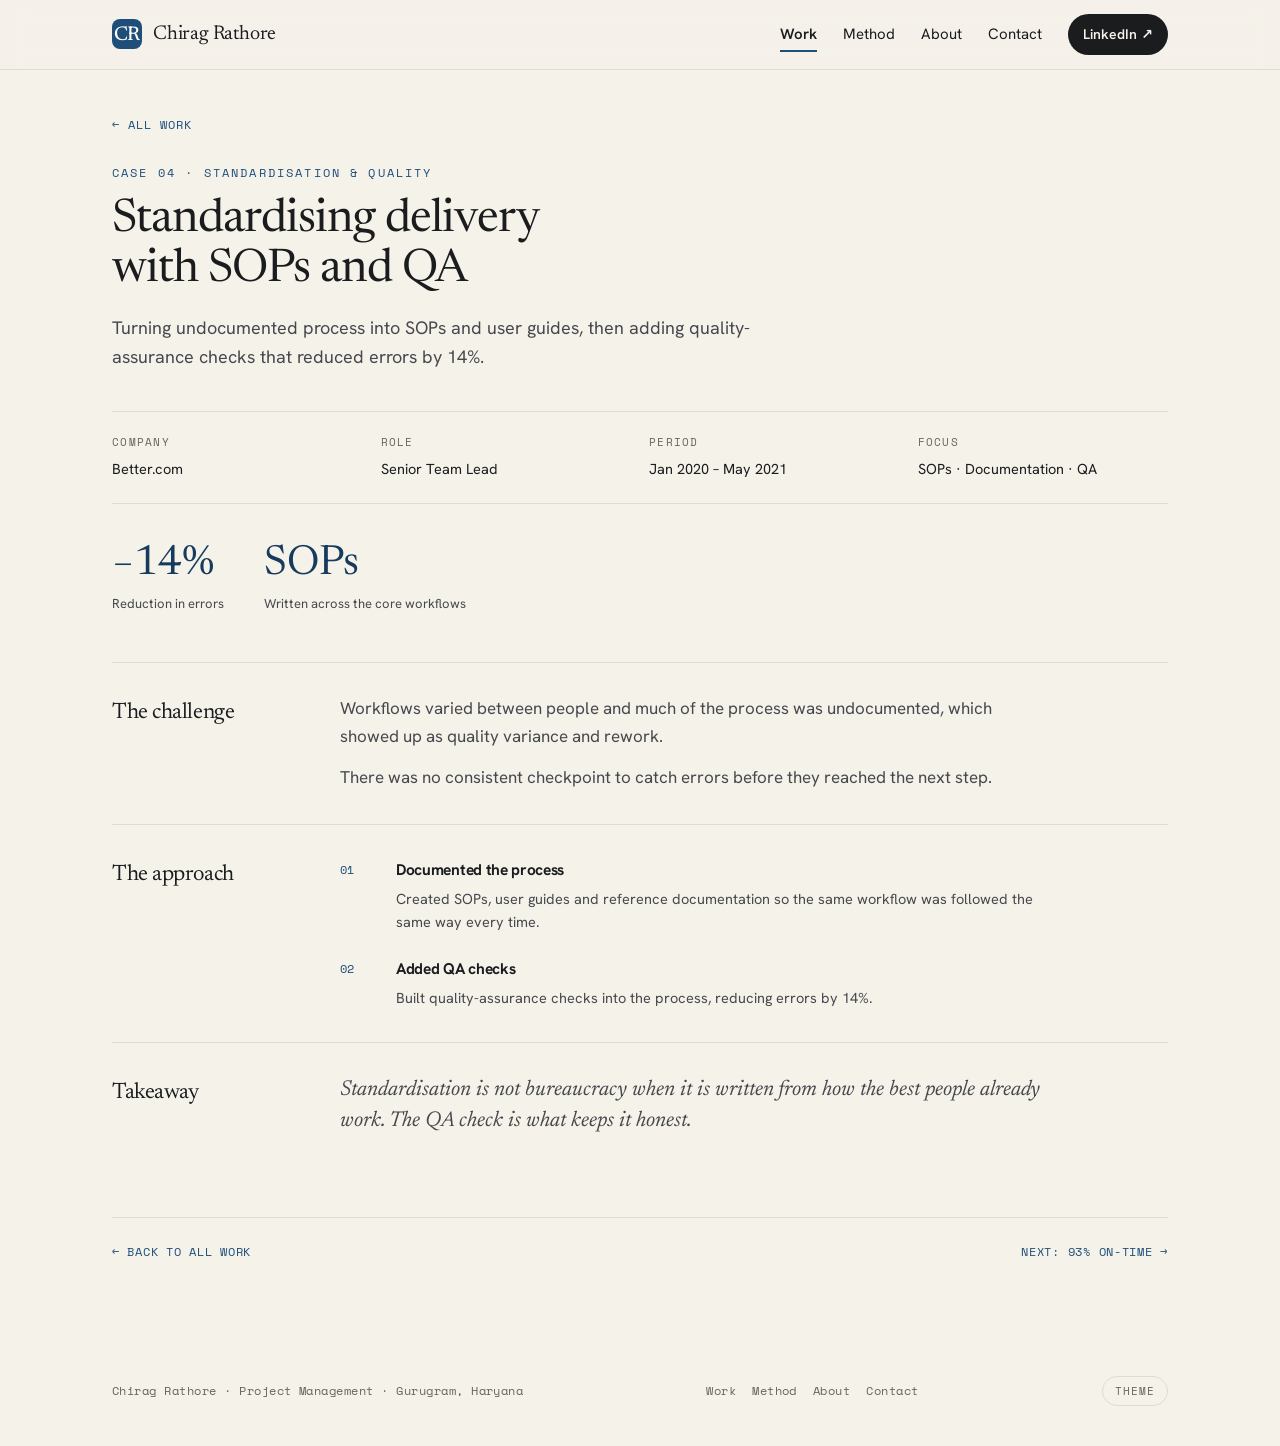
<file: case-sops-and-qa.html>
<!doctype html>
<html lang="en">
<head>
<meta charset="utf-8">
<meta name="viewport" content="width=device-width, initial-scale=1">
<title>Standardising delivery with SOPs and QA &middot; Chirag Rathore</title>
<meta name="description" content="Case study: turning undocumented process into SOPs and user guides, then adding quality-assurance checks that reduced errors by 14%.">
<meta name="theme-color" content="#f5f2ea" media="(prefers-color-scheme: light)">
<meta name="theme-color" content="#12161d" media="(prefers-color-scheme: dark)">
<link rel="preconnect" href="https://fonts.googleapis.com">
<link rel="preconnect" href="https://fonts.gstatic.com" crossorigin>
<link rel="stylesheet" href="https://fonts.googleapis.com/css2?family=Newsreader:ital,opsz,wght@0,6..72,400;0,6..72,500;1,6..72,400;1,6..72,500&family=Hanken+Grotesk:wght@400;500;600;700&family=Space+Mono:wght@400;700&display=swap">
<link rel="stylesheet" href="assets/styles.css">
<script>try{var t=localStorage.getItem('cr-theme');if(t){document.documentElement.setAttribute('data-theme',t);}}catch(e){}</script>
</head>
<body>

<div class="nav">
  <div class="wrap nav-inner">
    <a class="wordmark" href="index.html">
      <span class="monogram">CR</span>
      <span>Chirag Rathore</span>
    </a>
    <button class="nav-toggle" aria-label="Menu" aria-expanded="false" type="button">Menu</button>
    <div class="nav-links">
      <a href="work.html" class="active">Work</a>
      <a href="method.html">Method</a>
      <a href="about.html">About</a>
      <a href="contact.html">Contact</a>
      <a class="cta" href="https://www.linkedin.com/in/chirag-rathore-pmp%C2%AE-a16289140/" target="_blank" rel="noopener noreferrer">LinkedIn &#8599;</a>
    </div>
  </div>
</div>

<main class="case-view wrap">
  <a class="backlink" href="work.html">&larr; All work</a>

  <div class="cv-head">
    <div class="mono-label">Case 04 &middot; Standardisation &amp; Quality</div>
    <h1>Standardising delivery with SOPs and QA</h1>
    <p>Turning undocumented process into SOPs and user guides, then adding quality-assurance checks that reduced errors by 14%.</p>
  </div>

  <div class="cv-meta">
    <div><div class="k">Company</div><div class="v">Better.com</div></div>
    <div><div class="k">Role</div><div class="v">Senior Team Lead</div></div>
    <div><div class="k">Period</div><div class="v">Jan 2020 &ndash; May 2021</div></div>
    <div><div class="k">Focus</div><div class="v">SOPs &middot; Documentation &middot; QA</div></div>
  </div>

  <div class="cv-metrics">
    <div class="m"><div class="mv">&minus;14%</div><div class="ml">Reduction in errors</div></div>
    <div class="m"><div class="mv">SOPs</div><div class="ml">Written across the core workflows</div></div>
  </div>

  <div class="cv-block">
    <h2>The challenge</h2>
    <div class="body">
      <p>Workflows varied between people and much of the process was undocumented, which showed up as quality variance and rework.</p>
      <p>There was no consistent checkpoint to catch errors before they reached the next step.</p>
    </div>
  </div>

  <div class="cv-block">
    <h2>The approach</h2>
    <div class="steps">
      <div class="step"><div class="sn">01</div><div><h3>Documented the process</h3><p>Created SOPs, user guides and reference documentation so the same workflow was followed the same way every time.</p></div></div>
      <div class="step"><div class="sn">02</div><div><h3>Added QA checks</h3><p>Built quality-assurance checks into the process, reducing errors by 14%.</p></div></div>
    </div>
  </div>

  <div class="cv-block">
    <h2>Takeaway</h2>
    <div class="body">
      <p class="takeaway">Standardisation is not bureaucracy when it is written from how the best people already work. The QA check is what keeps it honest.</p>
    </div>
  </div>

  <div class="cv-foot">
    <a href="work.html">&larr; Back to all work</a>
    <a href="case-nine-project-portfolio.html">Next: 93% on-time &rarr;</a>
  </div>
</main>

<footer>
  <div class="wrap foot-inner">
    <span>Chirag Rathore &middot; Project Management &middot; Gurugram, Haryana</span>
    <nav>
      <a href="work.html">Work</a>
      <a href="method.html">Method</a>
      <a href="about.html">About</a>
      <a href="contact.html">Contact</a>
    </nav>
    <button class="theme-toggle" type="button">Theme</button>
  </div>
</footer>

<script src="assets/site.js"></script>
</body>
</html>
</file>
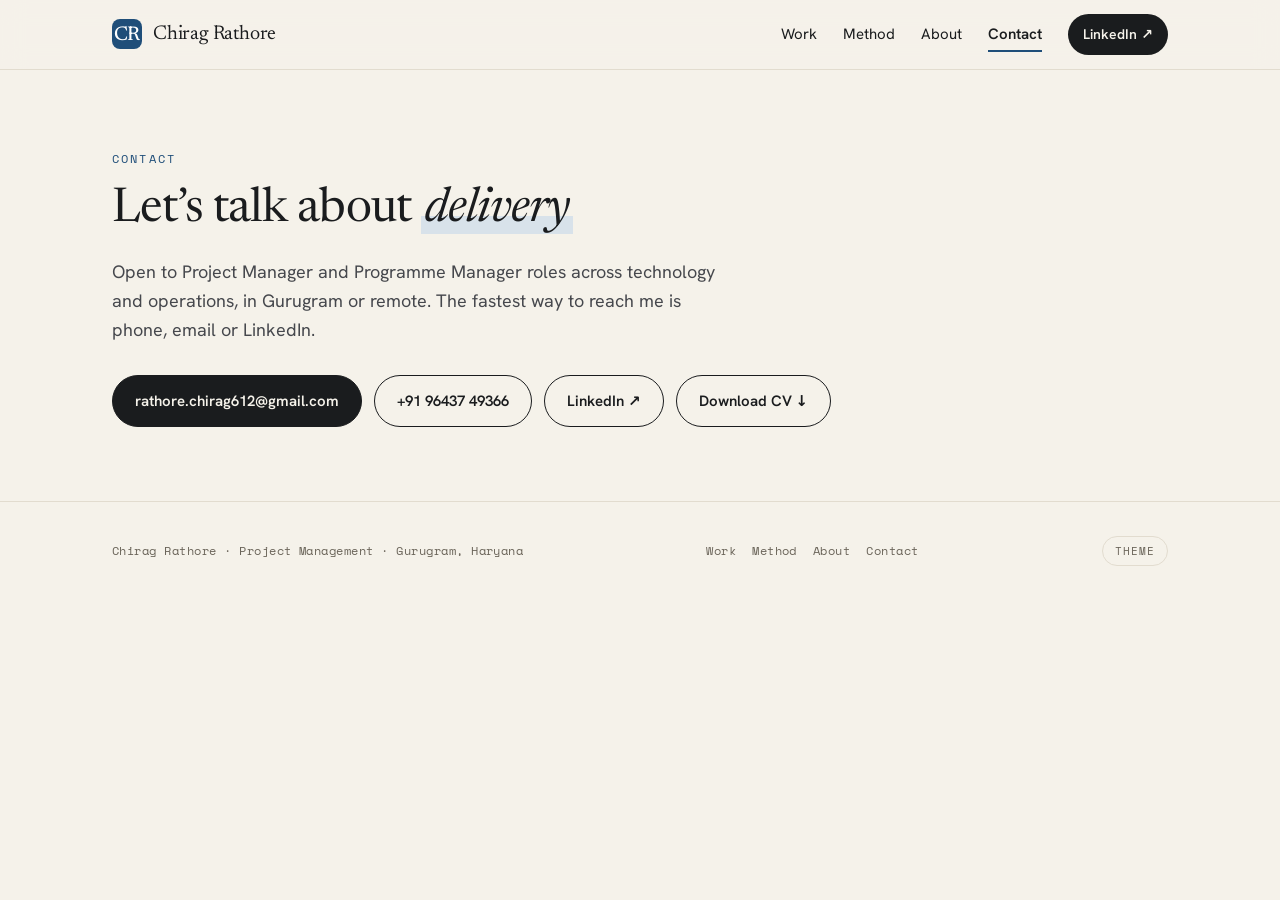
<file: contact.html>
<!doctype html>
<html lang="en">
<head>
<meta charset="utf-8">
<meta name="viewport" content="width=device-width, initial-scale=1">
<title>Contact &middot; Chirag Rathore</title>
<meta name="description" content="Get in touch with Chirag Rathore about Project Manager and Programme Manager roles in technology and operations, in Gurugram or remote.">
<meta name="theme-color" content="#f5f2ea" media="(prefers-color-scheme: light)">
<meta name="theme-color" content="#12161d" media="(prefers-color-scheme: dark)">
<link rel="preconnect" href="https://fonts.googleapis.com">
<link rel="preconnect" href="https://fonts.gstatic.com" crossorigin>
<link rel="stylesheet" href="https://fonts.googleapis.com/css2?family=Newsreader:ital,opsz,wght@0,6..72,400;0,6..72,500;1,6..72,400;1,6..72,500&family=Hanken+Grotesk:wght@400;500;600;700&family=Space+Mono:wght@400;700&display=swap">
<link rel="stylesheet" href="assets/styles.css">
<script>try{var t=localStorage.getItem('cr-theme');if(t){document.documentElement.setAttribute('data-theme',t);}}catch(e){}</script>
</head>
<body>

<div class="nav">
  <div class="wrap nav-inner">
    <a class="wordmark" href="index.html">
      <span class="monogram">CR</span>
      <span>Chirag Rathore</span>
    </a>
    <button class="nav-toggle" aria-label="Menu" aria-expanded="false" type="button">Menu</button>
    <div class="nav-links">
      <a href="work.html">Work</a>
      <a href="method.html">Method</a>
      <a href="about.html">About</a>
      <a href="contact.html" class="active">Contact</a>
      <a class="cta" href="https://www.linkedin.com/in/chirag-rathore-pmp%C2%AE-a16289140/" target="_blank" rel="noopener noreferrer">LinkedIn &#8599;</a>
    </div>
  </div>
</div>

<main>
  <section class="section contact">
    <div class="wrap reveal">
      <span class="mono-label">Contact</span>
      <h2 style="margin-top:14px">Let&rsquo;s talk about <span class="em">delivery</span></h2>
      <p>Open to Project Manager and Programme Manager roles across technology and operations, in Gurugram or remote. The fastest way to reach me is phone, email or LinkedIn.</p>
      <div class="contact-links">
        <a class="btn btn-solid" href="mailto:rathore.chirag612@gmail.com">rathore.chirag612@gmail.com</a>
        <a class="btn btn-ghost" href="tel:+919643749366">+91 96437 49366</a>
        <a class="btn btn-ghost" href="https://www.linkedin.com/in/chirag-rathore-pmp%C2%AE-a16289140/" target="_blank" rel="noopener noreferrer">LinkedIn &#8599;</a>
        <a class="btn btn-ghost" href="assets/Chirag-Rathore-Resume.pdf" download>Download CV &#8595;</a>
      </div>
    </div>
  </section>
</main>

<footer>
  <div class="wrap foot-inner">
    <span>Chirag Rathore &middot; Project Management &middot; Gurugram, Haryana</span>
    <nav>
      <a href="work.html">Work</a>
      <a href="method.html">Method</a>
      <a href="about.html">About</a>
      <a href="contact.html">Contact</a>
    </nav>
    <button class="theme-toggle" type="button">Theme</button>
  </div>
</footer>

<script src="assets/site.js"></script>
</body>
</html>
</file>
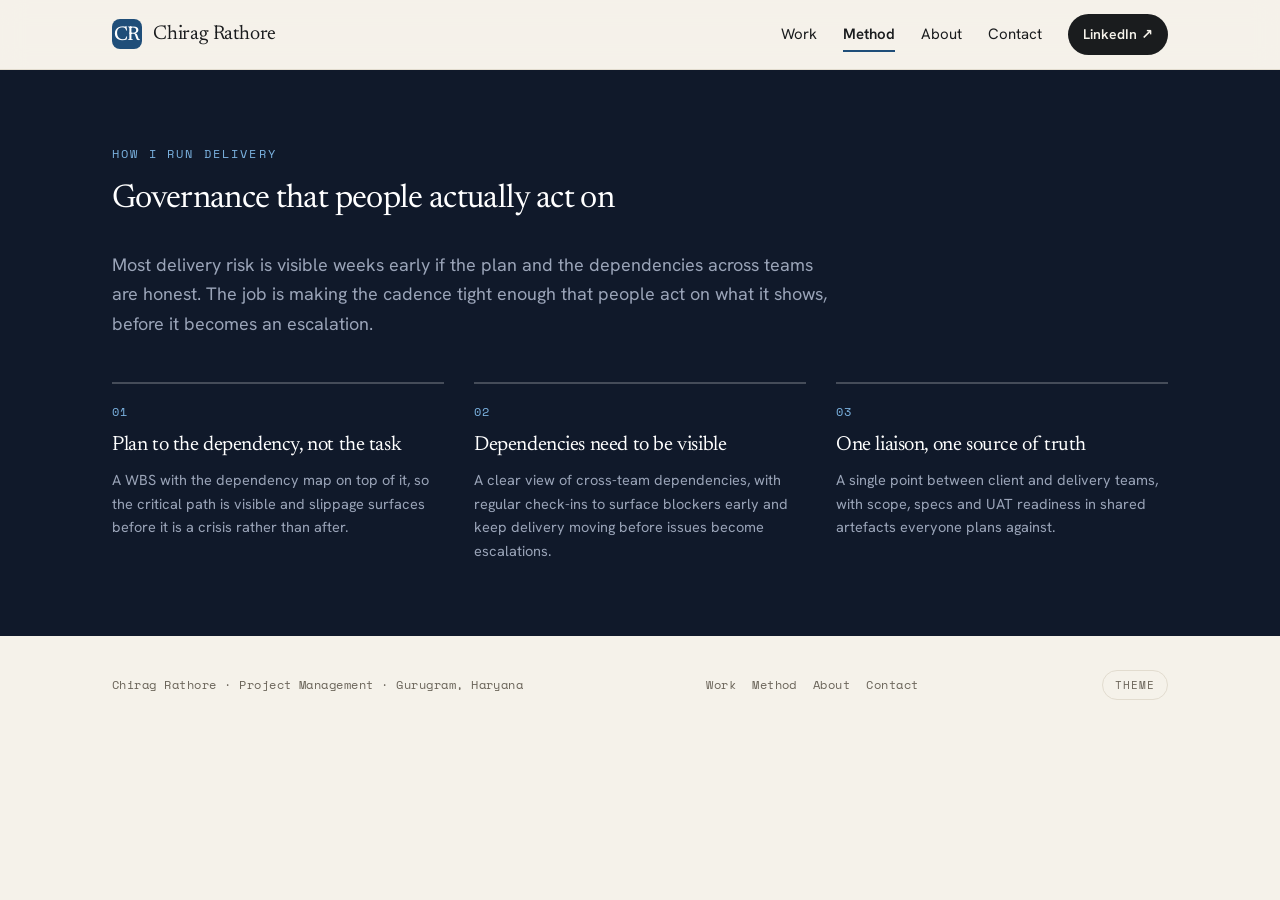
<file: method.html>
<!doctype html>
<html lang="en">
<head>
<meta charset="utf-8">
<meta name="viewport" content="width=device-width, initial-scale=1">
<title>Method &middot; Chirag Rathore</title>
<meta name="description" content="How Chirag Rathore runs delivery: plan to the dependency, keep cross-team dependencies visible, and hold one source of truth between client and delivery teams.">
<meta name="theme-color" content="#12161d">
<link rel="preconnect" href="https://fonts.googleapis.com">
<link rel="preconnect" href="https://fonts.gstatic.com" crossorigin>
<link rel="stylesheet" href="https://fonts.googleapis.com/css2?family=Newsreader:ital,opsz,wght@0,6..72,400;0,6..72,500;1,6..72,400;1,6..72,500&family=Hanken+Grotesk:wght@400;500;600;700&family=Space+Mono:wght@400;700&display=swap">
<link rel="stylesheet" href="assets/styles.css">
<script>try{var t=localStorage.getItem('cr-theme');if(t){document.documentElement.setAttribute('data-theme',t);}}catch(e){}</script>
</head>
<body>

<div class="nav">
  <div class="wrap nav-inner">
    <a class="wordmark" href="index.html">
      <span class="monogram">CR</span>
      <span>Chirag Rathore</span>
    </a>
    <button class="nav-toggle" aria-label="Menu" aria-expanded="false" type="button">Menu</button>
    <div class="nav-links">
      <a href="work.html">Work</a>
      <a href="method.html" class="active">Method</a>
      <a href="about.html">About</a>
      <a href="contact.html">Contact</a>
      <a class="cta" href="https://www.linkedin.com/in/chirag-rathore-pmp%C2%AE-a16289140/" target="_blank" rel="noopener noreferrer">LinkedIn &#8599;</a>
    </div>
  </div>
</div>

<main>
  <section class="section method">
    <div class="wrap">
      <div class="sec-head reveal" style="margin-bottom:24px">
        <div>
          <span class="mono-label">How I run delivery</span>
          <h2>Governance that people actually act on</h2>
        </div>
      </div>
      <p class="lead reveal">Most delivery risk is visible weeks early if the plan and the dependencies across teams are honest. The job is making the cadence tight enough that people act on what it shows, before it becomes an escalation.</p>
      <div class="principles reveal">
        <div class="principle">
          <div class="pn">01</div>
          <h3>Plan to the dependency, not the task</h3>
          <p>A WBS with the dependency map on top of it, so the critical path is visible and slippage surfaces before it is a crisis rather than after.</p>
        </div>
        <div class="principle">
          <div class="pn">02</div>
          <h3>Dependencies need to be visible</h3>
          <p>A clear view of cross-team dependencies, with regular check-ins to surface blockers early and keep delivery moving before issues become escalations.</p>
        </div>
        <div class="principle">
          <div class="pn">03</div>
          <h3>One liaison, one source of truth</h3>
          <p>A single point between client and delivery teams, with scope, specs and UAT readiness in shared artefacts everyone plans against.</p>
        </div>
      </div>
    </div>
  </section>
</main>

<footer>
  <div class="wrap foot-inner">
    <span>Chirag Rathore &middot; Project Management &middot; Gurugram, Haryana</span>
    <nav>
      <a href="work.html">Work</a>
      <a href="method.html">Method</a>
      <a href="about.html">About</a>
      <a href="contact.html">Contact</a>
    </nav>
    <button class="theme-toggle" type="button">Theme</button>
  </div>
</footer>

<script src="assets/site.js"></script>
</body>
</html>
</file>
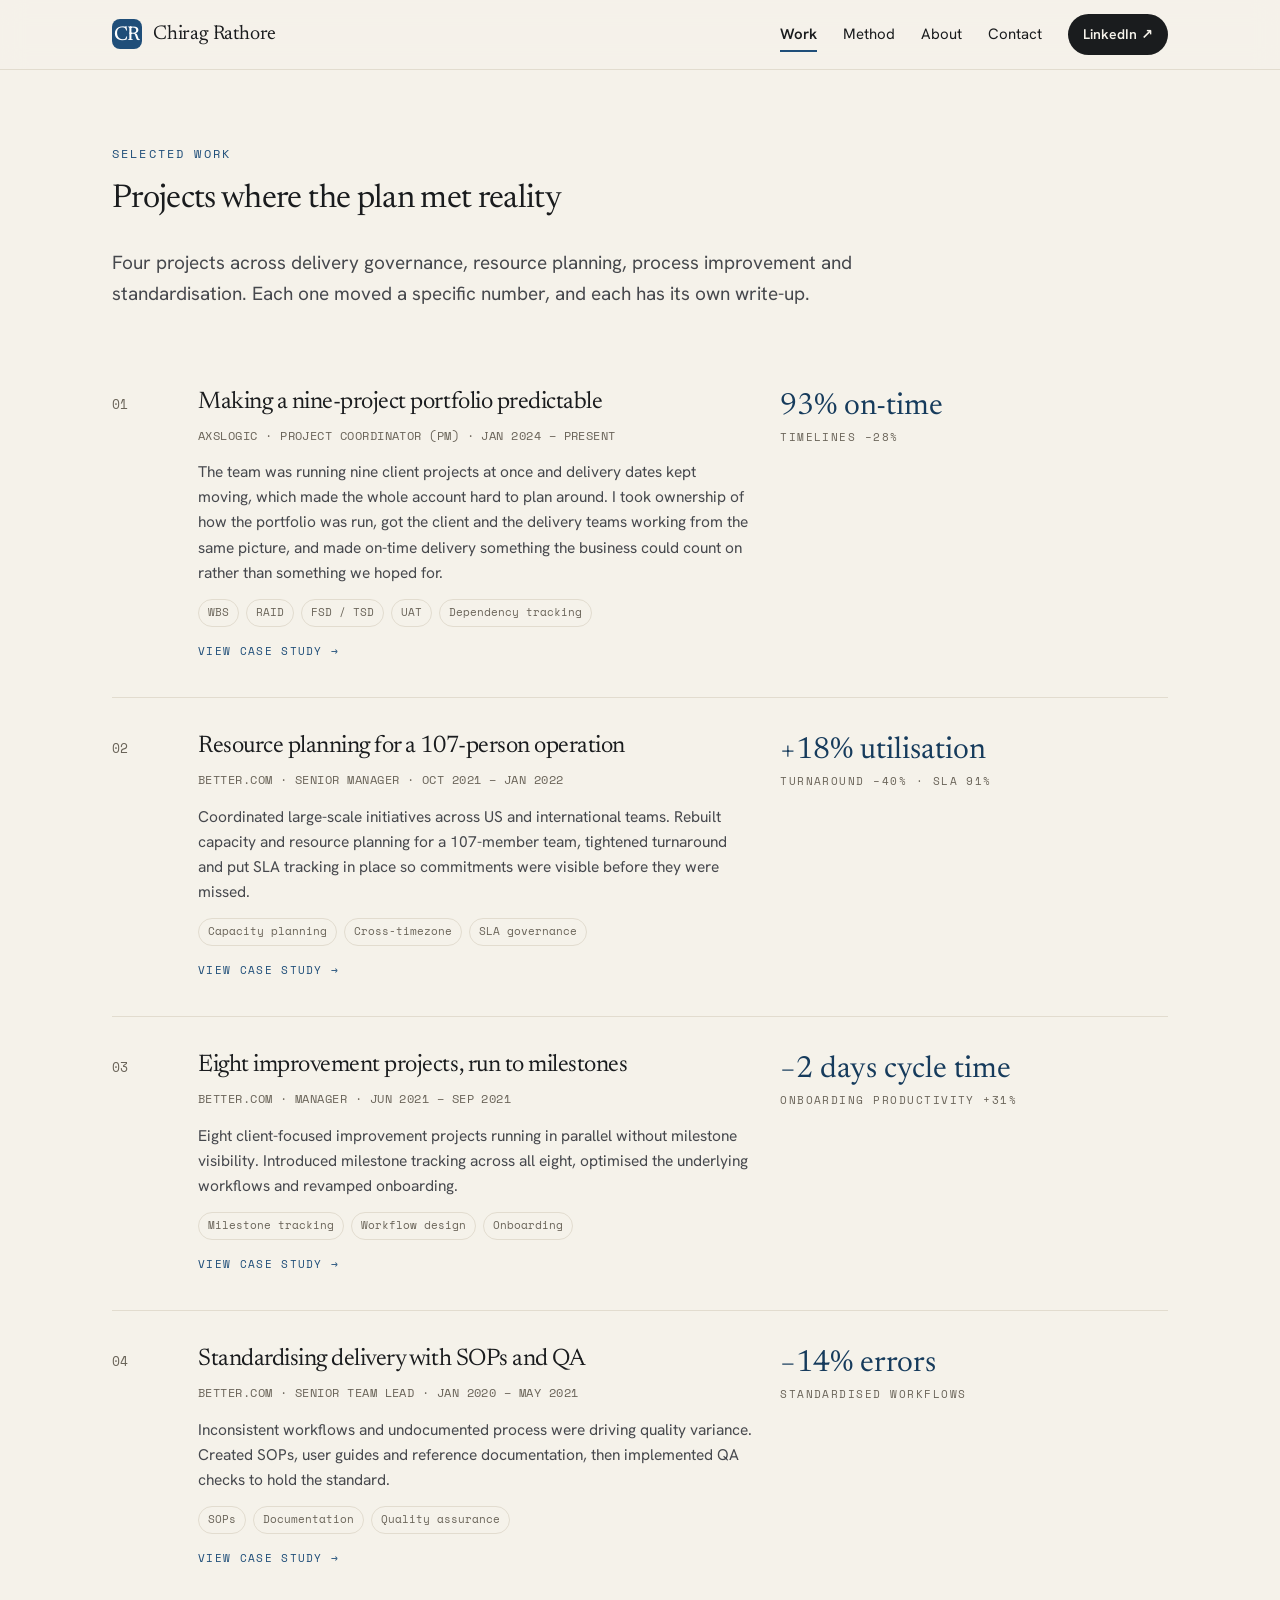
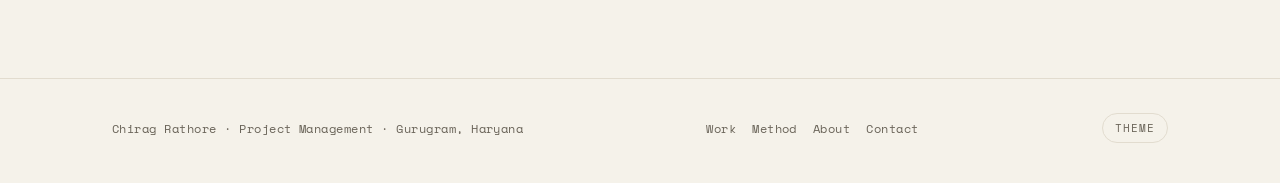
<file: work.html>
<!doctype html>
<html lang="en">
<head>
<meta charset="utf-8">
<meta name="viewport" content="width=device-width, initial-scale=1">
<title>Work &middot; Chirag Rathore</title>
<meta name="description" content="Selected project delivery case studies: a nine-project portfolio held to 93% on-time, resource planning for a 107-person operation, eight improvement projects, and SOP and QA standardisation.">
<meta name="theme-color" content="#f5f2ea" media="(prefers-color-scheme: light)">
<meta name="theme-color" content="#12161d" media="(prefers-color-scheme: dark)">
<link rel="preconnect" href="https://fonts.googleapis.com">
<link rel="preconnect" href="https://fonts.gstatic.com" crossorigin>
<link rel="stylesheet" href="https://fonts.googleapis.com/css2?family=Newsreader:ital,opsz,wght@0,6..72,400;0,6..72,500;1,6..72,400;1,6..72,500&family=Hanken+Grotesk:wght@400;500;600;700&family=Space+Mono:wght@400;700&display=swap">
<link rel="stylesheet" href="assets/styles.css">
<script>try{var t=localStorage.getItem('cr-theme');if(t){document.documentElement.setAttribute('data-theme',t);}}catch(e){}</script>
</head>
<body>

<div class="nav">
  <div class="wrap nav-inner">
    <a class="wordmark" href="index.html">
      <span class="monogram">CR</span>
      <span>Chirag Rathore</span>
    </a>
    <button class="nav-toggle" aria-label="Menu" aria-expanded="false" type="button">Menu</button>
    <div class="nav-links">
      <a href="work.html" class="active">Work</a>
      <a href="method.html">Method</a>
      <a href="about.html">About</a>
      <a href="contact.html">Contact</a>
      <a class="cta" href="https://www.linkedin.com/in/chirag-rathore-pmp%C2%AE-a16289140/" target="_blank" rel="noopener noreferrer">LinkedIn &#8599;</a>
    </div>
  </div>
</div>

<main>
  <section class="section">
    <div class="wrap">
      <div class="sec-head reveal">
        <div>
          <span class="mono-label">Selected work</span>
          <h2>Projects where the plan met reality</h2>
        </div>
      </div>
      <p class="page-lead reveal">Four projects across delivery governance, resource planning, process improvement and standardisation. Each one moved a specific number, and each has its own write-up.</p>

      <div class="cases reveal">
        <a class="case" href="case-nine-project-portfolio.html">
          <div class="idx">01</div>
          <div>
            <h3>Making a nine-project portfolio predictable</h3>
            <div class="meta">Axslogic &middot; Project Coordinator (PM) &middot; Jan 2024 &ndash; Present</div>
            <p class="desc">The team was running nine client projects at once and delivery dates kept moving, which made the whole account hard to plan around. I took ownership of how the portfolio was run, got the client and the delivery teams working from the same picture, and made on-time delivery something the business could count on rather than something we hoped for.</p>
            <div class="tags"><span class="tag">WBS</span><span class="tag">RAID</span><span class="tag">FSD / TSD</span><span class="tag">UAT</span><span class="tag">Dependency tracking</span></div>
            <span class="viewcta">View case study &rarr;</span>
          </div>
          <div class="headline">93% on-time<span>timelines &minus;28%</span></div>
        </a>

        <a class="case" href="case-resource-planning-107.html">
          <div class="idx">02</div>
          <div>
            <h3>Resource planning for a 107-person operation</h3>
            <div class="meta">Better.com &middot; Senior Manager &middot; Oct 2021 &ndash; Jan 2022</div>
            <p class="desc">Coordinated large-scale initiatives across US and international teams. Rebuilt capacity and resource planning for a 107-member team, tightened turnaround and put SLA tracking in place so commitments were visible before they were missed.</p>
            <div class="tags"><span class="tag">Capacity planning</span><span class="tag">Cross-timezone</span><span class="tag">SLA governance</span></div>
            <span class="viewcta">View case study &rarr;</span>
          </div>
          <div class="headline">+18% utilisation<span>turnaround &minus;40% &middot; SLA 91%</span></div>
        </a>

        <a class="case" href="case-eight-improvement-projects.html">
          <div class="idx">03</div>
          <div>
            <h3>Eight improvement projects, run to milestones</h3>
            <div class="meta">Better.com &middot; Manager &middot; Jun 2021 &ndash; Sep 2021</div>
            <p class="desc">Eight client-focused improvement projects running in parallel without milestone visibility. Introduced milestone tracking across all eight, optimised the underlying workflows and revamped onboarding.</p>
            <div class="tags"><span class="tag">Milestone tracking</span><span class="tag">Workflow design</span><span class="tag">Onboarding</span></div>
            <span class="viewcta">View case study &rarr;</span>
          </div>
          <div class="headline">&minus;2 days cycle time<span>onboarding productivity +31%</span></div>
        </a>

        <a class="case" href="case-sops-and-qa.html">
          <div class="idx">04</div>
          <div>
            <h3>Standardising delivery with SOPs and QA</h3>
            <div class="meta">Better.com &middot; Senior Team Lead &middot; Jan 2020 &ndash; May 2021</div>
            <p class="desc">Inconsistent workflows and undocumented process were driving quality variance. Created SOPs, user guides and reference documentation, then implemented QA checks to hold the standard.</p>
            <div class="tags"><span class="tag">SOPs</span><span class="tag">Documentation</span><span class="tag">Quality assurance</span></div>
            <span class="viewcta">View case study &rarr;</span>
          </div>
          <div class="headline">&minus;14% errors<span>standardised workflows</span></div>
        </a>
      </div>
    </div>
  </section>
</main>

<footer>
  <div class="wrap foot-inner">
    <span>Chirag Rathore &middot; Project Management &middot; Gurugram, Haryana</span>
    <nav>
      <a href="work.html">Work</a>
      <a href="method.html">Method</a>
      <a href="about.html">About</a>
      <a href="contact.html">Contact</a>
    </nav>
    <button class="theme-toggle" type="button">Theme</button>
  </div>
</footer>

<script src="assets/site.js"></script>
</body>
</html>
</file>
<file: assets/styles.css>
:root {
  --paper: #f5f2ea;
  --paper-2: #efe9db;
  --card: #fbf9f3;
  --ink: #1a1c1e;
  --ink-soft: #46484d;
  --slate: #6a6459;
  --line: #e2dccf;
  --blueprint: #1f4e79;
  --blueprint-deep: #163b5c;
  --wash: #d8e2ea;
  --navy: #10192a;
  --navy-2: #1b2740;
  --on-navy: #e9ecf2;
  --on-navy-soft: #9aa4b8;

  --serif: 'Newsreader', Georgia, 'Times New Roman', serif;
  --sans: 'Hanken Grotesk', system-ui, -apple-system, sans-serif;
  --mono: 'Space Mono', ui-monospace, 'SF Mono', Menlo, monospace;

  --maxw: 1120px;
  --gutter: 32px;
}

@media (prefers-color-scheme: dark) {
  :root:not([data-theme="light"]) {
    --paper: #12161d;
    --paper-2: #161b24;
    --card: #1a212c;
    --ink: #eef1f5;
    --ink-soft: #b7bdc7;
    --slate: #8b93a1;
    --line: #2a3340;
    --blueprint: #7bb2e0;
    --blueprint-deep: #a9cdec;
    --wash: #24425c;
    --navy: #0b111c;
    --navy-2: #16202f;
    --on-navy: #e9ecf2;
    --on-navy-soft: #9aa4b8;
  }
}

:root[data-theme="dark"] {
  --paper: #12161d;
  --paper-2: #161b24;
  --card: #1a212c;
  --ink: #eef1f5;
  --ink-soft: #b7bdc7;
  --slate: #8b93a1;
  --line: #2a3340;
  --blueprint: #7bb2e0;
  --blueprint-deep: #a9cdec;
  --wash: #24425c;
  --navy: #0b111c;
  --navy-2: #16202f;
  --on-navy: #e9ecf2;
  --on-navy-soft: #9aa4b8;
}

* { box-sizing: border-box; }
html { scroll-behavior: smooth; scroll-padding-top: 84px; }
body {
  margin: 0;
  background: var(--paper);
  color: var(--ink);
  font-family: var(--sans);
  font-size: 17px;
  line-height: 1.62;
  -webkit-font-smoothing: antialiased;
  text-rendering: optimizeLegibility;
}
::selection { background: var(--blueprint); color: #fff; }
a { color: inherit; }
img { max-width: 100%; display: block; }
[hidden] { display: none !important; }

.wrap { max-width: var(--maxw); margin: 0 auto; padding-left: var(--gutter); padding-right: var(--gutter); }

.mono-label {
  font-family: var(--mono);
  font-size: 12px;
  letter-spacing: 0.18em;
  text-transform: uppercase;
  color: var(--blueprint);
}

h1, h2, h3 { font-family: var(--serif); font-weight: 400; letter-spacing: -0.02em; text-wrap: balance; margin: 0; }
.em {
  font-style: italic;
  background: linear-gradient(transparent 62%, var(--wash) 62%);
  padding: 0 0.08em;
}

.btn {
  display: inline-flex; align-items: center; gap: 0.5em;
  font-family: var(--sans); font-weight: 600; font-size: 15px;
  padding: 13px 22px; border-radius: 999px;
  border: 1px solid var(--ink); cursor: pointer; text-decoration: none;
  transition: transform 0.15s ease, background 0.15s ease, color 0.15s ease;
}
.btn-solid { background: var(--ink); color: var(--paper); }
.btn-solid:hover { transform: translateY(-2px); }
.btn-ghost { background: transparent; color: var(--ink); }
.btn-ghost:hover { background: var(--ink); color: var(--paper); }
:focus-visible { outline: 2px solid var(--blueprint); outline-offset: 2px; border-radius: 4px; }

/* ---------- nav ---------- */
.nav {
  position: sticky; top: 0; z-index: 60;
  background: color-mix(in srgb, var(--paper) 86%, transparent);
  backdrop-filter: saturate(1.5) blur(12px);
  -webkit-backdrop-filter: saturate(1.5) blur(12px);
  border-bottom: 1px solid var(--line);
}
.nav-inner { display: flex; align-items: center; justify-content: space-between; gap: 20px; padding-top: 14px; padding-bottom: 14px; }
.wordmark { display: flex; align-items: center; gap: 11px; text-decoration: none; color: inherit; background: none; border: none; cursor: pointer; padding: 0; font: inherit; }
.monogram {
  width: 30px; height: 30px; border-radius: 8px; flex: none;
  background: var(--blueprint); color: #fff;
  font-family: var(--serif); font-size: 15px; font-weight: 500;
  display: grid; place-items: center;
}
.wordmark span { font-family: var(--serif); font-size: 20px; letter-spacing: -0.01em; }
.nav-links { display: flex; align-items: center; gap: 26px; }
.nav-links a { text-decoration: none; font-size: 15px; color: var(--ink); padding: 4px 0; position: relative; cursor: pointer; }
.nav-links a.cta {
  color: var(--paper); background: var(--ink); font-weight: 600; font-size: 14px;
  padding: 9px 15px; border-radius: 999px;
}
.nav-links a:not(.cta)::after {
  content: ""; position: absolute; left: 0; right: 0; bottom: -2px; height: 2px;
  background: var(--blueprint); transform: scaleX(0); transform-origin: left; transition: transform 0.2s ease;
}
.nav-links a:not(.cta):hover::after,
.nav-links a.active::after { transform: scaleX(1); }
.nav-links a.active { font-weight: 600; }
.nav-toggle { display: none; background: none; border: 1px solid var(--line); border-radius: 8px; padding: 7px 9px; cursor: pointer; color: inherit; font: inherit; }

/* ---------- hero ---------- */
.hero { border-bottom: 1px solid var(--line); overflow: hidden; }
.hero-grid {
  display: grid; grid-template-columns: 1.3fr 0.85fr; gap: 54px; align-items: center;
  padding-top: 78px; padding-bottom: 70px;
}
.hero h1 { font-size: clamp(2.3rem, 5.6vw, 3.35rem); line-height: 1.07; margin-bottom: 22px; }
.hero p.lead { font-size: 19px; color: var(--ink-soft); max-width: 33em; margin: 0 0 28px; }
.hero-actions { display: flex; flex-wrap: wrap; gap: 12px; margin-bottom: 26px; }
.hero-meta { display: flex; flex-wrap: wrap; gap: 8px 18px; font-family: var(--mono); font-size: 12px; color: var(--slate); letter-spacing: 0.03em; }
.hero-meta .dot { color: var(--blueprint); }
.hero-card {
  background: var(--navy); color: var(--on-navy); border-radius: 16px; padding: 26px;
  font-family: var(--mono); font-size: 12.5px; line-height: 1.9;
  box-shadow: 0 24px 50px -28px rgba(16, 25, 42, 0.5);
}
.hero-card .hc-head { display: flex; justify-content: space-between; color: var(--on-navy-soft); font-size: 11px; letter-spacing: 0.16em; text-transform: uppercase; margin-bottom: 16px; }
.hero-card .hc-row { display: flex; justify-content: space-between; gap: 14px; padding: 5px 0; border-bottom: 1px dashed rgba(255,255,255,0.12); }
.hero-card .hc-row:last-child { border-bottom: none; }
.hero-card .hc-row b { color: #fff; font-weight: 400; }
.hero-card .hc-tag { color: #7bb2e0; }

/* ---------- section scaffold ---------- */
.section { padding-top: 74px; padding-bottom: 74px; border-bottom: 1px solid var(--line); }
.sec-head { display: flex; align-items: baseline; justify-content: space-between; gap: 16px; margin-bottom: 40px; flex-wrap: wrap; }
.sec-head h2 { font-size: clamp(1.7rem, 3.4vw, 2.05rem); }
.sec-head .mono-label { margin-bottom: 10px; display: block; }
.sec-head .headlink { font-family: var(--mono); font-size: 12px; letter-spacing: 0.1em; text-transform: uppercase; color: var(--blueprint); text-decoration: none; }
.sec-head .headlink:hover { text-decoration: underline; }
.page-lead { font-size: 19px; color: var(--ink-soft); max-width: 40em; margin: -18px 0 44px; }

/* ---------- stats ---------- */
.stats { display: grid; grid-template-columns: repeat(4, 1fr); gap: 34px; }
.stat { padding-top: 20px; border-top: 2px solid var(--ink); }
.stat .num { font-family: var(--serif); font-size: clamp(2rem, 4.6vw, 2.7rem); line-height: 1; color: var(--ink); font-variant-numeric: tabular-nums; }
.stat .num small { font-size: 0.5em; }
.stat p { margin: 12px 0 0; font-size: 14.5px; color: var(--ink-soft); }

/* ---------- case list ---------- */
.cases { display: flex; flex-direction: column; }
.case {
  display: grid; grid-template-columns: 58px 1fr 0.7fr; gap: 28px; align-items: start;
  padding: 34px 0; border-top: 1px solid var(--line);
  text-decoration: none; color: inherit;
  transition: background 0.15s ease;
}
.case:first-child { border-top: none; }
.case:hover { background: color-mix(in srgb, var(--blueprint) 6%, transparent); }
.case .idx { font-family: var(--mono); font-size: 13px; color: var(--slate); padding-top: 6px; }
.case h3 { font-size: 1.5rem; line-height: 1.2; margin-bottom: 10px; }
.case .meta { font-family: var(--mono); font-size: 11.5px; letter-spacing: 0.04em; color: var(--slate); text-transform: uppercase; margin-bottom: 14px; }
.case .desc { color: var(--ink-soft); font-size: 15.5px; margin: 0 0 14px; }
.case .tags { display: flex; flex-wrap: wrap; gap: 7px; }
.case .tag { font-family: var(--mono); font-size: 11px; padding: 4px 9px; border: 1px solid var(--line); border-radius: 999px; color: var(--slate); }
.case .headline { font-family: var(--serif); font-size: 1.9rem; line-height: 1.05; color: var(--blueprint-deep); padding-top: 4px; }
.case .headline span { display: block; font-family: var(--mono); font-size: 10.5px; letter-spacing: 0.14em; text-transform: uppercase; color: var(--slate); margin-top: 8px; }
.case .viewcta { display: inline-block; margin-top: 16px; font-family: var(--mono); font-size: 11px; letter-spacing: 0.12em; text-transform: uppercase; color: var(--blueprint); }

/* ---------- method (dark) ---------- */
.method { background: var(--navy); color: var(--on-navy); border-bottom: none; }
.method .mono-label { color: #7bb2e0; }
.method h2 { color: #fff; }
.method .lead { color: var(--on-navy-soft); max-width: 40em; font-size: 18px; margin: 0 0 44px; }
.principles { display: grid; grid-template-columns: repeat(3, 1fr); gap: 30px; }
.principle { border-top: 2px solid rgba(255,255,255,0.22); padding-top: 18px; }
.principle .pn { font-family: var(--mono); font-size: 12px; color: #7bb2e0; letter-spacing: 0.1em; }
.principle h3 { color: #fff; font-size: 1.28rem; margin: 12px 0 10px; line-height: 1.22; }
.principle p { margin: 0; color: var(--on-navy-soft); font-size: 14.5px; }

/* ---------- transfer table ---------- */
.transfer .row {
  display: grid; grid-template-columns: 0.9fr 24px 1.4fr; gap: 16px; align-items: center;
  padding: 18px 0; border-top: 1px solid var(--line);
}
.transfer .row:last-child { border-bottom: 1px solid var(--line); }
.transfer .from { font-family: var(--serif); font-size: 1.12rem; font-style: italic; color: var(--ink); }
.transfer .arrow { color: var(--blueprint); font-family: var(--mono); }
.transfer .to { color: var(--ink-soft); font-size: 15px; }

/* ---------- about ---------- */
.about-grid { display: grid; grid-template-columns: 1.25fr 0.75fr; gap: 54px; }
.about-copy p { color: var(--ink-soft); margin: 0 0 18px; }
.about-copy p:first-child { color: var(--ink); font-size: 18px; }
.panel { background: var(--card); border: 1px solid var(--line); border-radius: 14px; padding: 22px 24px; }
.panel h3 { font-family: var(--sans); font-weight: 700; font-size: 12px; letter-spacing: 0.14em; text-transform: uppercase; color: var(--slate); margin-bottom: 14px; }
.panel + .panel { margin-top: 18px; }
.chips { display: flex; flex-wrap: wrap; gap: 8px; }
.chip { font-size: 13px; padding: 5px 11px; border-radius: 999px; background: var(--paper-2); border: 1px solid var(--line); }
.cert-list { list-style: none; margin: 0; padding: 0; }
.cert-list li { padding: 8px 0; border-bottom: 1px solid var(--line); font-size: 14.5px; display: flex; gap: 10px; }
.cert-list li:last-child { border-bottom: none; }
.cert-list li::before { content: "\25B9"; color: var(--blueprint); }

.portrait {
  aspect-ratio: 4 / 5; border-radius: 14px; border: 1px dashed var(--slate);
  background: repeating-linear-gradient(-45deg, transparent, transparent 9px, color-mix(in srgb, var(--slate) 12%, transparent) 9px, color-mix(in srgb, var(--slate) 12%, transparent) 10px);
  display: grid; place-items: center; text-align: center; margin-bottom: 18px;
}
.portrait span { font-family: var(--mono); font-size: 11px; letter-spacing: 0.1em; text-transform: uppercase; color: var(--slate); padding: 0 16px; }
.portrait img { width: 100%; height: 100%; object-fit: cover; border-radius: 13px; }

.timeline { margin-top: 34px; }
.job { display: grid; grid-template-columns: 140px 1fr; gap: 22px; padding: 18px 0; border-top: 1px solid var(--line); }
.job .when { font-family: var(--mono); font-size: 12px; color: var(--slate); padding-top: 3px; }
.job h4 { margin: 0 0 3px; font-family: var(--sans); font-size: 15.5px; font-weight: 700; }
.job .org { color: var(--blueprint-deep); font-size: 14px; }
.job p { margin: 8px 0 0; font-size: 14px; color: var(--ink-soft); }

/* ---------- contact ---------- */
.contact { border-bottom: 1px solid var(--line); }
.contact h2 { font-size: clamp(2rem, 5vw, 3rem); line-height: 1.08; margin-bottom: 20px; }
.contact p { color: var(--ink-soft); max-width: 34em; margin: 0 0 30px; font-size: 18px; }
.contact-links { display: flex; flex-wrap: wrap; gap: 12px; }

footer { padding: 34px 0 40px; }
.foot-inner { display: flex; justify-content: space-between; align-items: center; gap: 16px; flex-wrap: wrap; font-family: var(--mono); font-size: 12px; color: var(--slate); letter-spacing: 0.04em; }
.foot-inner nav { display: flex; gap: 16px; padding: 0; }
.foot-inner a { text-decoration: none; color: var(--slate); cursor: pointer; }
.foot-inner a:hover { color: var(--ink); }

.theme-toggle {
  background: none; border: 1px solid var(--line); border-radius: 999px;
  font-family: var(--mono); font-size: 11px; letter-spacing: 0.1em; text-transform: uppercase;
  color: var(--slate); padding: 6px 12px; cursor: pointer;
}

.flag { background: var(--wash); color: var(--blueprint-deep); font-family: var(--mono); font-size: 11px; padding: 1px 6px; border-radius: 4px; }

/* ---------- case detail page ---------- */
.case-view { padding-top: 40px; padding-bottom: 80px; }
.backlink { font-family: var(--mono); font-size: 12px; letter-spacing: 0.08em; text-transform: uppercase; color: var(--blueprint); text-decoration: none; cursor: pointer; background: none; border: none; padding: 0; }
.cv-head { max-width: 42rem; margin: 26px 0 40px; }
.cv-head h1 { font-size: clamp(2rem, 5vw, 2.9rem); line-height: 1.08; margin: 12px 0 18px; }
.cv-head p { font-size: 18px; color: var(--ink-soft); margin: 0; }
.cv-meta { display: grid; grid-template-columns: repeat(4, 1fr); gap: 18px; padding: 22px 0; border-top: 1px solid var(--line); border-bottom: 1px solid var(--line); margin-bottom: 40px; }
.cv-meta .k { font-family: var(--mono); font-size: 10.5px; letter-spacing: 0.12em; text-transform: uppercase; color: var(--slate); margin-bottom: 6px; }
.cv-meta .v { font-size: 14.5px; }
.cv-metrics { display: flex; flex-wrap: wrap; gap: 40px; margin-bottom: 48px; }
.cv-metrics .m .mv { font-family: var(--serif); font-size: clamp(2rem, 5vw, 2.6rem); line-height: 1; color: var(--blueprint-deep); font-variant-numeric: tabular-nums; }
.cv-metrics .m .ml { font-size: 13px; color: var(--ink-soft); max-width: 15rem; margin-top: 8px; }
.cv-block { display: grid; grid-template-columns: 200px 1fr; gap: 28px; padding: 32px 0; border-top: 1px solid var(--line); }
.cv-block > h2 { font-size: 1.4rem; }
.cv-block .body p { margin: 0 0 14px; color: var(--ink-soft); max-width: 44rem; }
.cv-block .body p:last-child { margin-bottom: 0; }
.steps { display: flex; flex-direction: column; gap: 22px; }
.step { display: grid; grid-template-columns: 40px 1fr; gap: 16px; }
.step .sn { font-family: var(--mono); font-size: 12px; color: var(--blueprint); padding-top: 3px; }
.step h3 { font-family: var(--sans); font-weight: 700; font-size: 15.5px; margin: 0 0 5px; }
.step p { margin: 0; font-size: 14.5px; color: var(--ink-soft); max-width: 42rem; }
.takeaway { font-family: var(--serif); font-style: italic; font-size: 1.35rem; line-height: 1.45; color: var(--ink); max-width: 40rem; margin: 8px 0 0; }
.cv-foot { display: flex; justify-content: space-between; gap: 16px; margin-top: 48px; padding-top: 24px; border-top: 1px solid var(--line); font-family: var(--mono); font-size: 12px; letter-spacing: 0.06em; text-transform: uppercase; }
.cv-foot a { background: none; border: none; color: var(--blueprint); cursor: pointer; font: inherit; letter-spacing: inherit; text-transform: inherit; padding: 0; text-decoration: none; }
.cv-foot a:hover { text-decoration: underline; }

/* ---------- reveal ---------- */
.reveal { opacity: 0; transform: translateY(16px); transition: opacity 0.6s ease, transform 0.6s ease; }
.reveal.in { opacity: 1; transform: none; }

@media (prefers-reduced-motion: reduce) {
  html { scroll-behavior: auto; }
  .reveal { opacity: 1; transform: none; transition: none; }
  .btn-solid:hover, .btn-ghost:hover { transform: none; }
}

/* ---------- responsive ---------- */
@media (max-width: 900px) {
  :root { --gutter: 22px; }
  .hero-grid { grid-template-columns: 1fr; gap: 34px; padding-top: 54px; padding-bottom: 52px; }
  .hero-card { order: -1; }
  .stats { grid-template-columns: 1fr 1fr; gap: 26px; }
  .case { grid-template-columns: 1fr; gap: 10px; padding: 26px 0; }
  .case .idx { padding-top: 0; }
  .case .headline { font-size: 1.6rem; }
  .principles { grid-template-columns: 1fr; gap: 22px; }
  .about-grid { grid-template-columns: 1fr; gap: 30px; }
  .job { grid-template-columns: 1fr; gap: 4px; }
  .transfer .row { grid-template-columns: 1fr; gap: 4px; }
  .transfer .arrow { display: none; }
  .cv-meta { grid-template-columns: 1fr 1fr; }
  .cv-block { grid-template-columns: 1fr; gap: 12px; }
  .nav-links { display: none; }
  .nav-toggle { display: block; }
  .nav-links.open {
    display: flex; flex-direction: column; align-items: flex-start; gap: 14px;
    position: absolute; left: 0; right: 0; top: 100%;
    background: var(--paper); border-bottom: 1px solid var(--line); padding: 18px var(--gutter) 24px;
  }
}
@media (max-width: 520px) {
  .stats, .cv-meta { grid-template-columns: 1fr; }
}
</file>
